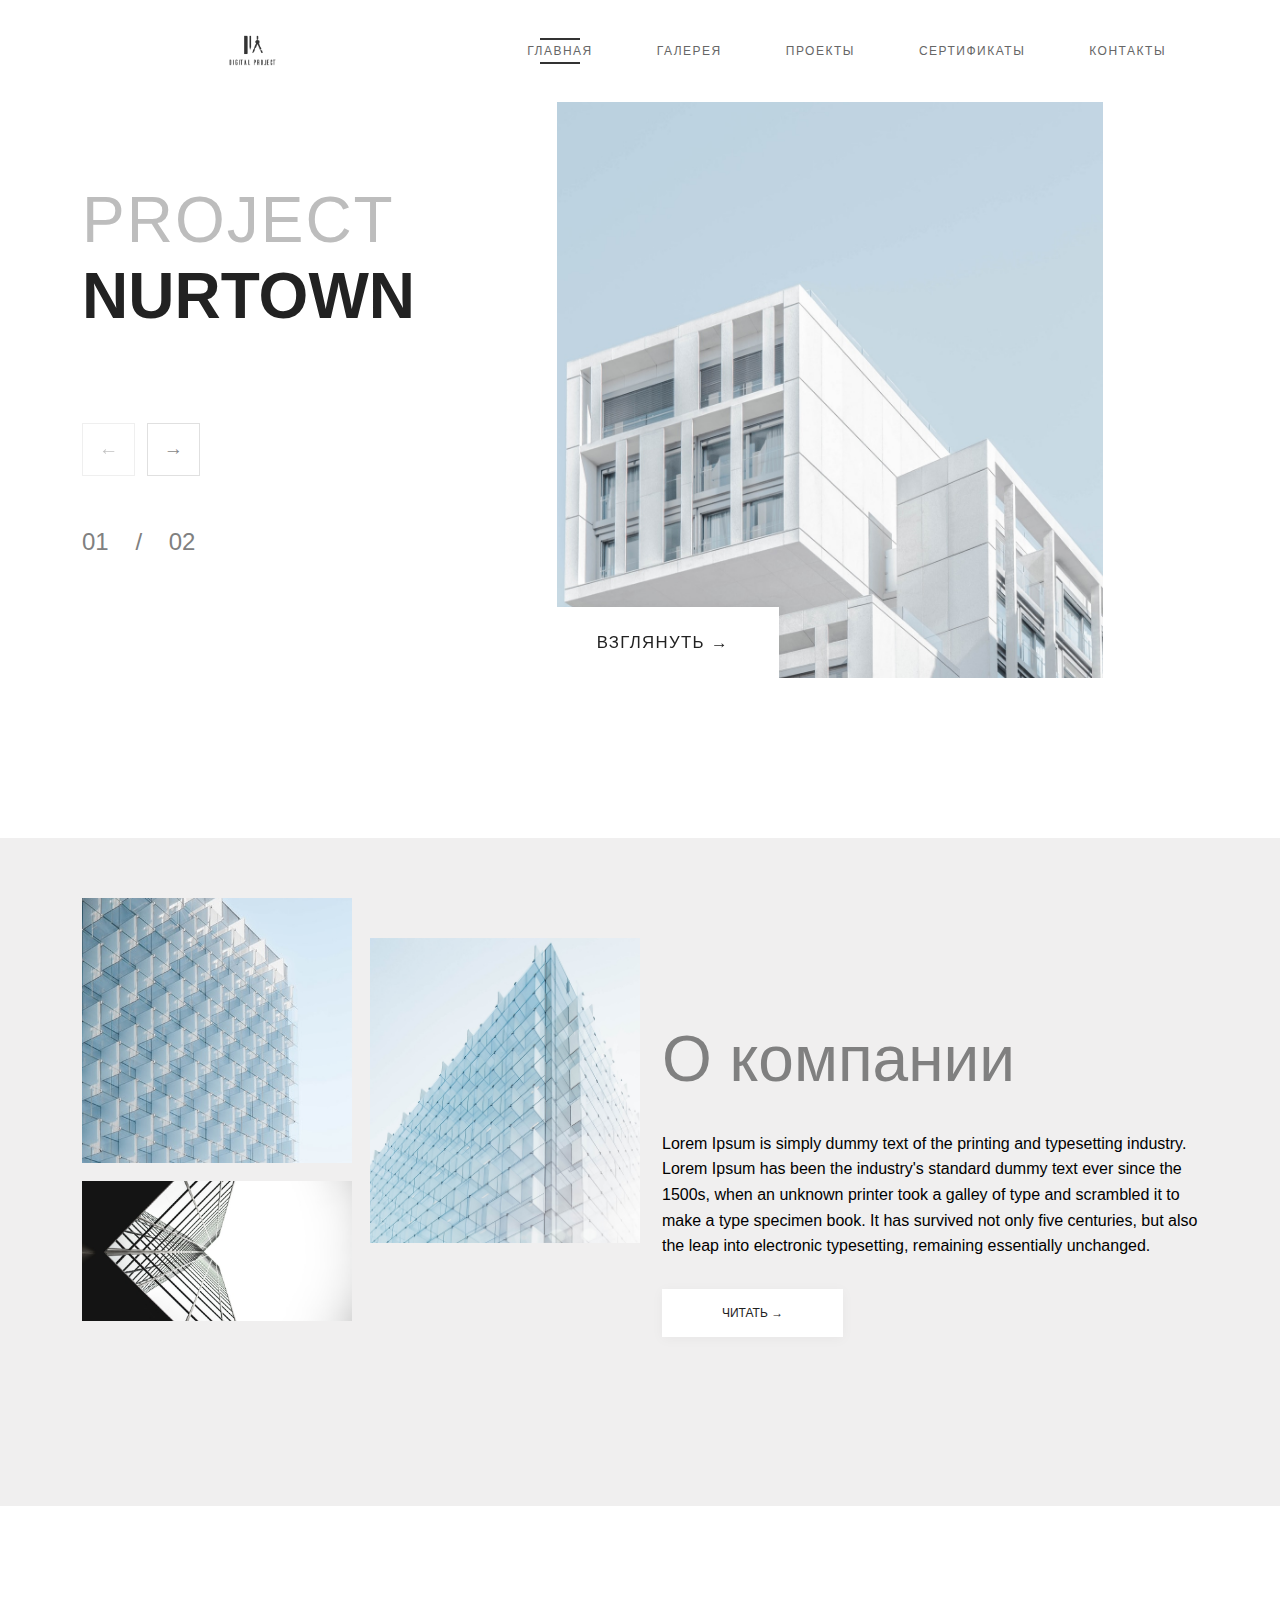
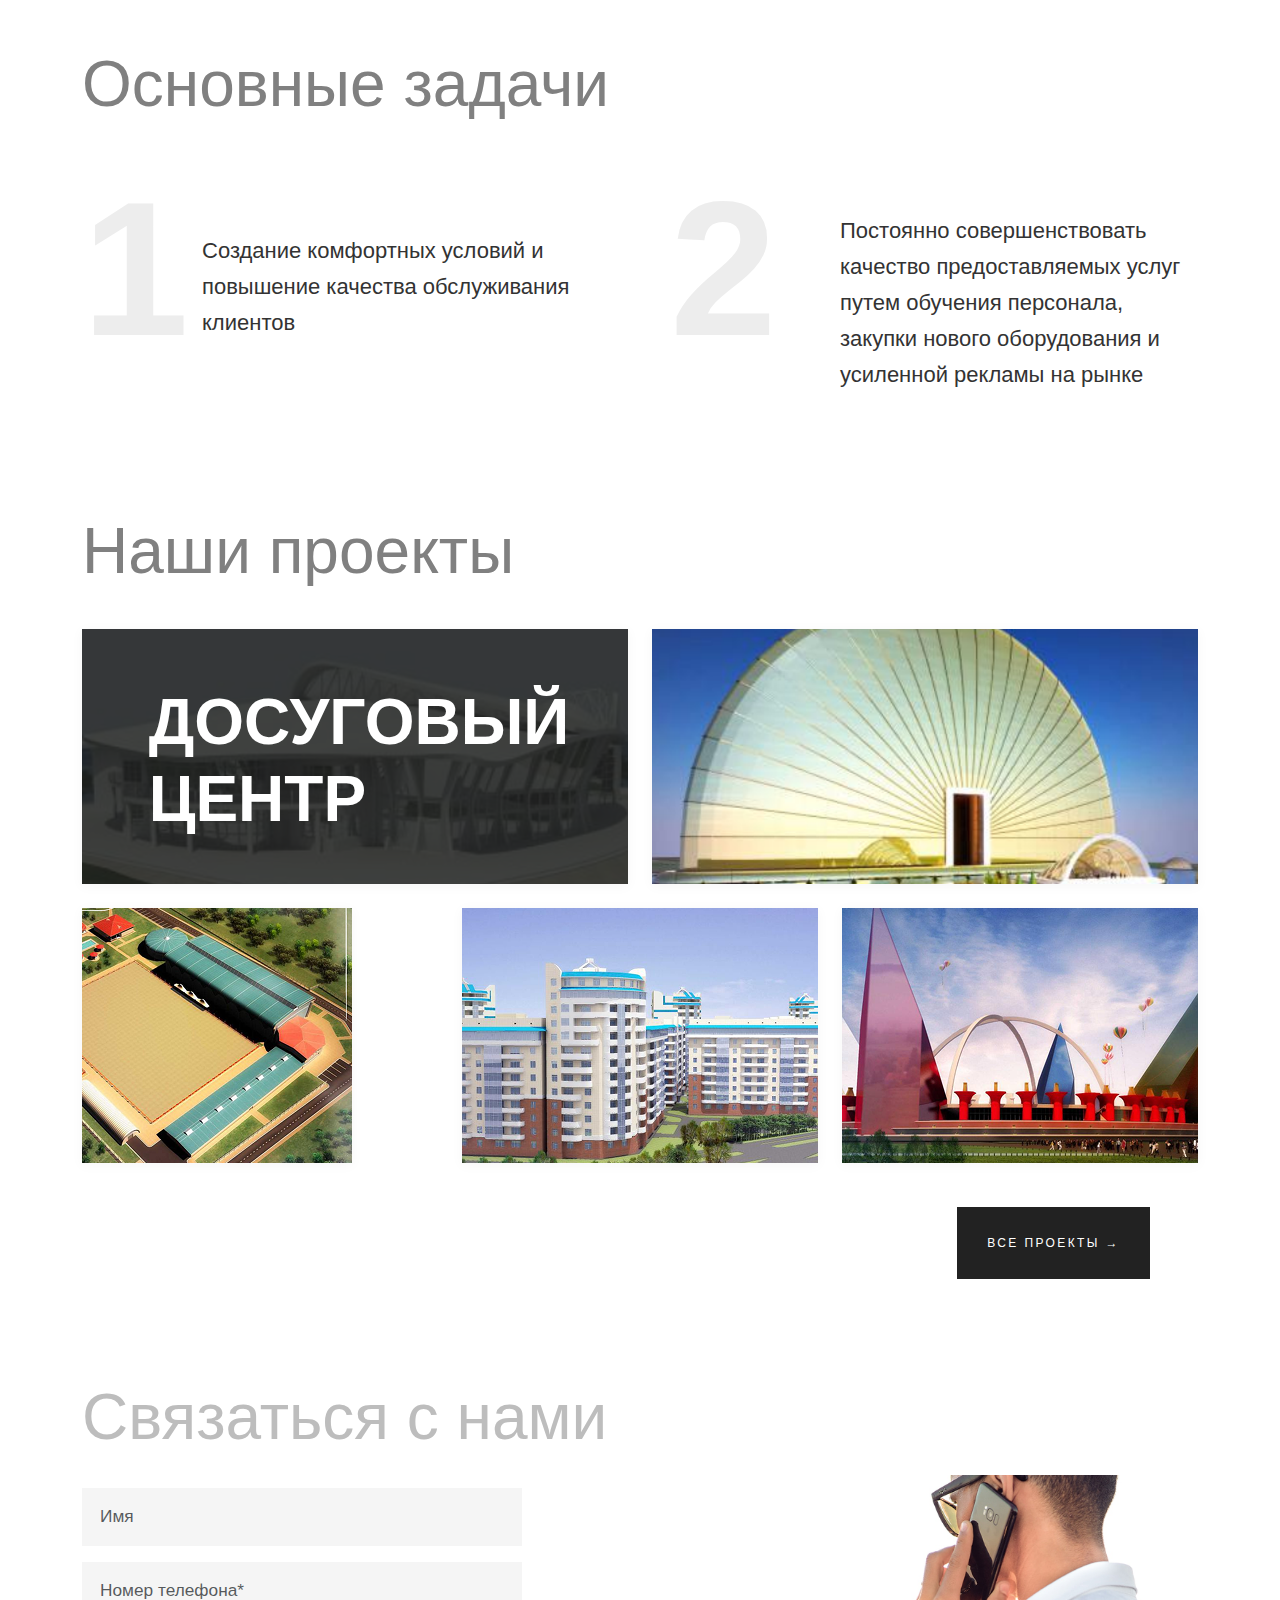
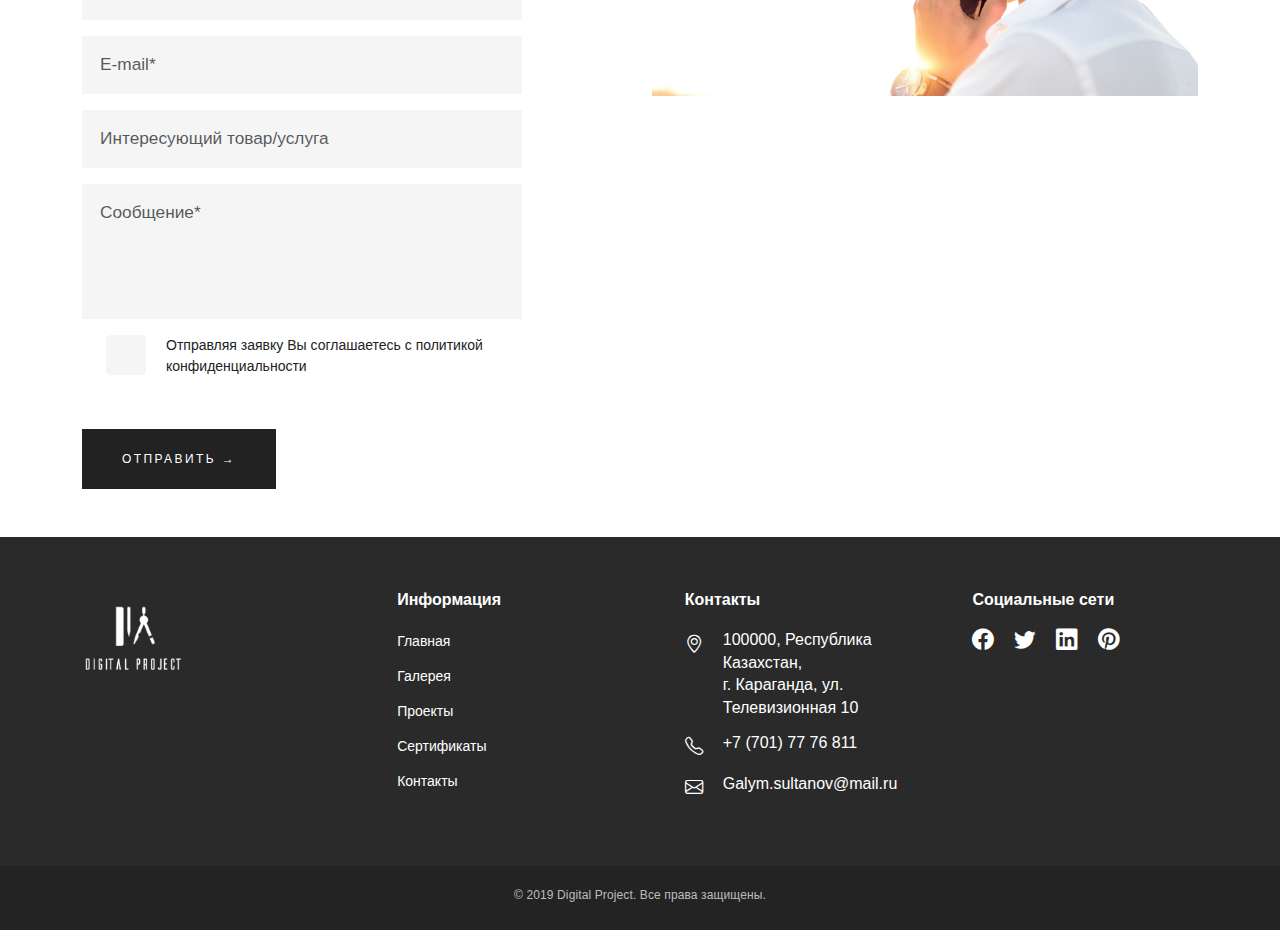
<file: index.html>
<!DOCTYPE html>
<html lang="ru">

<head>
  <meta charset="UTF-8">
  <meta name="viewport" content="width=device-width, initial-scale=1.0">
  <title>Главная | Architecture Digital Project</title>
  <link href="https://cdnjs.cloudflare.com/ajax/libs/bootstrap/5.3.0/css/bootstrap.min.css" rel="stylesheet">
  <link href="https://cdnjs.cloudflare.com/ajax/libs/font-awesome/6.4.0/css/all.min.css" rel="stylesheet">
  <link href="https://fonts.googleapis.com/css2?family=Inter:wght@300;400;500;600;700&display=swap" rel="stylesheet">
  <link href="https://cdn.jsdelivr.net/npm/bootstrap@5.3.0/dist/css/bootstrap.min.css" rel="stylesheet">
  <link rel="stylesheet" href="/style.css">
  <link rel="stylesheet" href="/index.css">
</head>

<body>
  <!-- Navigation -->
  <nav class="navbar navbar-expand-lg fixed-top" style="background: white; padding: 6px 0; height: 102px;">
    <div class="container">
      <a class="navbar-brand" href="/home/index.html" style="font-weight: 400; font-size: 12px; color: #333;">
        <img src="/images/logo.png" alt="Logo" style="width: 70px; height: 43.71px; margin-left: 135px;"
          onerror="this.style.display='none'; this.nextElementSibling.style.display='block';">
      </a>
      <!-- Toggler button for mobile view -->
      <button class="navbar-toggler" type="button" data-bs-toggle="collapse" data-bs-target="#navbarNav"
        aria-controls="navbarNav" aria-expanded="false" aria-label="Toggle navigation">
        <span class="navbar-toggler-icon"></span>
      </button>
      <!-- Collapsible nav links -->
      <div class="collapse navbar-collapse" id="navbarNav">
        <ul class="navbar-nav ms-auto navbar-nav-scroll" style="--bs-scroll-height: 200px;">
          <li class="nav-item"><a class="nav-link nav-link-home active" href="/index.html">Главная</a></li>
          <li class="nav-item"><a class="nav-link" href="/gallery/gallery.html">Галерея</a></li>
          <li class="nav-item"><a class="nav-link" href="/projects/projects.html">Проекты</a></li>
          <li class="nav-item"><a class="nav-link" href="/certificates/certificates.html">Сертификаты</a></li>
          <li class="nav-item"><a class="nav-link" href="/contact/contact.html">Контакты</a></li>
        </ul>
      </div>
    </div>
  </nav>

  <div class="main-content">
    <section class="hero-section" style="margin-top: 10px;">
      <div class="container">
        <div class="row align-items-center">
          <div class="col-lg-5">
            <h1 class="project-title">PROJECT</h1>
            <h2 class="project-name">NURTOWN</h2>
            <div class="custom-controls">
              <button class="arrow-btn mt-5" style="width: 52.95px; height: 53px; margin-top:656px;" id="prevBtn"
                aria-label="Previous">&larr;</button>
              <button class="arrow-btn mt-5" style="width: 52.95px; height: 53px; margin-top:656px;" id="nextBtn"
                aria-label="Next">&rarr;</button>
            </div>
            <div class="custom-pagination margin-top:656px mt-5">
              <span class="current" style="margin-right: 20px;" id="currentPage">01</span>
              <span>  / </span>
              <span style="margin-left: 20px;" id="totalPages">02</span>
            </div>
          </div>
          <div class="col-lg-6">
            <div id="buildingCarousel" class="carousel slide carousel-fade" data-bs-ride="false">
              <div class="carousel-inner">
                <div class="carousel-item active">
                  <img src="/images/hero.jpg" class="d-block building-image" alt="Modern Building">
                  <button class="carousel-btn-on-image">ВЗГЛЯНУТЬ &rarr;</button>
                </div>
                <div class="carousel-item">
                  <img src="/images/hero1.jpeg" class="d-block building-image" alt="Architecture">
                  <button class="carousel-btn-on-image">ВЗГЛЯНУТЬ &rarr;</button>
                </div>
              </div>
            </div>
          </div>
        </div>
      </div>
    </section>

    <!-- About Section -->
    <section class="about-section">
      <section style="background: rgb(240, 239, 239); padding: 60px 0;">
        <div class="container">
          <div class="d-flex flex-row align-items-center justify-content-center" style="gap: 60px;">
            <!-- Image collage -->
            <div
              style="display: grid; grid-template-columns: 1fr 1fr; grid-template-rows: 1fr 1fr; gap: 18px; width: 420px;">
              <img src="/images/about1.jpg"
                style="width: 270px; height: 265px; object-fit: cover; border-radius: 0px; grid-column: 1; grid-row: 1;"
                alt="">
              <img src="/images/about2.jpg"
                style="width: 270px; height: 345px; padding-top: 40px; object-fit: cover; border-radius: 0px; grid-column: 2; grid-row: 1 / span 2;"
                alt="">
              <img src="/images/about3.jpg"
                style="width: 270px; height: 140px; object-fit: cover; border-radius: 0px; grid-column: 1; grid-row: 2;"
                alt="">
            </div>
            <!-- Text block -->
            <div>
              <h1
                style="margin-left: 100px; color: gray; font-weight: 300; font-size: 64px; line-height: 64px; letter-spacing: 0%; padding-top: 20px; padding-bottom: 20px;">
                О компании
              </h1>
              <p class="about-text"
                style="font-size: 16px; line-height: 1.6; color: #000000; margin-top: 20px; margin-bottom: 10px; margin-left: 100px;">
                Lorem Ipsum is simply dummy text of the printing and typesetting industry. Lorem Ipsum has been the
                industry's standard dummy text ever since the 1500s, when an unknown printer took a galley of type and
                scrambled it to make a type specimen book. It has survived not only five centuries, but also the leap
                into
                electronic typesetting, remaining essentially unchanged.
              </p>
              <a href="#"
                style="display:inline-block; background:#fff; color:#222; border:none; border-radius:0; font-size:12px; font-weight:400; letter-spacing:20%;line-height: 12px; padding: 1.5em 5em; box-shadow:0 2px 12px rgba(0,0,0,0.04); text-decoration:none; margin-left: 100px; margin-top: 20px;">
                ЧИТАТЬ &rarr;
              </a>
            </div>
          </div>
        </div>
      </section>
    </section>


    <!-- Tasks Section -->
    <section class="tasks-section">
      <section style="margin: 60px 0;">
        <section class="tasks-section">
          <div class="container">
            <h2 class="tasks-title mt-5">Основные задачи</h2>
            <div class="tasks-row">
              <div class="task-item" data-num="1">
                <p style="padding-left: 50px; padding-top: 60px;">Создание комфортных условий и повышение качества
                  обслуживания клиентов</p>
              </div>
              <div class="task-item" data-num="2">
                <p style="padding-left: 100px; padding-top: 40px;">Постоянно совершенствовать качество предоставляемых
                  услуг путем обучения персонала, закупки нового
                  оборудования и усиленной рекламы на рынке</p>
              </div>
            </div>
          </div>
        </section>
      </section>
    </section>

    <!-- Projects Section -->
    <section class="projects-section">
      <div class="container">
        <h3 class="projects-title">Наши проекты</h3>
        <div class="row">
          <div class="col-lg-6 col-md-6">
            <div class="project-card" style="width: 570px; height: 255px;">
              <img src="/images/project-main.png" class="project-img" alt="Досуговый центр">
              <div class="project-overlay" style="display: flex; align-items: center; justify-content: center;">
                <h5>ДОСУГОВЫЙ<br>ЦЕНТР</h5>
              </div>
            </div>
          </div>
          <div class="col-lg-6 col-md-6">
            <div class="project-card" style="width: 570px; height: 255px;">
              <img src="/images/project-right.png" class="project-img" alt="Architecture Project">
            </div>
          </div>
          <div class="col-lg-4 col-md-6">
            <div class="project-card" style="width: 270px; height: 255px;">
              <img src="/images/project1.png" class="project-img" alt="Small Project">
            </div>
          </div>
          <div class="col-lg-4 col-md-12">
            <div class="project-card" style="width: 370px; height: 255px;">
              <img src="/images/project2.png" class="project-img" alt="Residential">
            </div>
          </div>
          <div class="col-lg-4 col-md-6">
            <div class="project-card" style="width: 370px; height: 255px;">
              <img src="/images/project3.png" class="project-img" alt="Commercial">
            </div>
          </div>
        </div>
        <div class="view-all-projects">
          <a class="btn-view-all nav-link me-5"
            style="padding-top: 30px; padding-bottom: 30px; padding-left: 30px; padding-right: 30px;"
            href="/projects/projects.html">Все проекты →</a>
        </div>
      </div>
    </section>

    <!-- Contact Section -->
    <section class="contact-section">
      <div class="container">
        <div class="row align-items-start">
          <!-- Left: Form -->
          <div class="col-lg-6">
            <h1 class="contact-heading">Связаться с нами</h1>
            <form class="contact-form">
              <input type="text" class="form-control mb-3" placeholder="Имя">
              <input type="text" class="form-control mb-3" placeholder="Номер телефона*" required>
              <input type="email" class="form-control mb-3" placeholder="E-mail*" required>
              <input type="text" class="form-control mb-3" placeholder="Интересующий товар/услуга">
              <textarea class="form-control mb-3" placeholder="Сообщение*" required rows="4"></textarea>
              <div class="form-check mb-3">
                <input class="form-check-input" type="checkbox" id="privacyCheck" required>
                <label class="form-check-label" for="privacyCheck"></label>
                <div class="policy-text mb-4">
                  Отправляя заявку Вы соглашаетесь с политикой конфиденциальности
                </div>
              </div>
              <button type="submit" class="btn btn-submit mb-5">ОТПРАВИТЬ &rarr;</button>
            </form>
          </div>

          <!-- Right: Image -->
          <div class="col-lg-6 d-flex align-items-center justify-content-center">
            <img src="/images/contact.png" alt="Contact" class="contact-image pt-5 mt-5">
          </div>
        </div>
      </div>
    </section>



    <!-- Footer -->
    <footer class="custom-footer">
      <div class="footer-container">
        <!-- Logo -->
        <div class="footer-col logo-col">
          <a href="/home/index.html" style="display: inline-block;">
            <img src="/images/logo-removebg-preview.png" alt="Digital Project" class="footer-logo">
          </a>
        </div>
        <!-- Info Links -->
        <div class="footer-col">
          <div class="footer-heading">Информация</div>
          <ul class="footer-links">
            <li><a href="/index.html">Главная</a></li>
            <li><a href="/gallery/gallery.html">Галерея</a></li>
            <li><a href="/projects/projects.html">Проекты</a></li>
            <li><a href="/certificates/certificates.html">Сертификаты</a></li>
            <li><a href="/contact/contact.html">Контакты</a></li>
          </ul>
        </div>
        <!-- Contacts -->
        <div class="footer-col">
          <div class="footer-heading">Контакты</div>
          <ul class="footer-contact">
            <li><i class="bi bi-geo-alt"></i> 100000, Республика Казахстан,<br>г. Караганда, ул. Телевизионная 10</li>
            <li><i class="bi bi-telephone"></i> +7 (701) 77 76 811</li>
            <li><i class="bi bi-envelope"></i> Galym.sultanov@mail.ru</li>
          </ul>
        </div>
        <!-- Social -->
        <div class="footer-col">
          <div class="footer-heading">Социальные сети</div>
          <div class="footer-social">
            <a href="#"><i class="bi bi-facebook"></i></a>
            <a href="#"><i class="bi bi-twitter"></i></a>
            <a href="#"><i class="bi bi-linkedin"></i></a>
            <a href="#"><i class="bi bi-pinterest"></i></a>
          </div>
        </div>
      </div>
      <div class="footer-bottom pb-4">
        &copy; 2019 Digital Project. Все права защищены.
      </div>
    </footer>

    <!-- Bootstrap Icons CDN (add in your <head> if not already present) -->
    <link rel="stylesheet" href="https://cdn.jsdelivr.net/npm/bootstrap-icons@1.11.3/font/bootstrap-icons.min.css">


    <script src="https://cdnjs.cloudflare.com/ajax/libs/bootstrap/5.3.0/js/bootstrap.bundle.min.js"></script>
    <script src="https://cdnjs.cloudflare.com/ajax/libs/bootstrap/5.3.0/js/bootstrap.bundle.min.js"></script>
    
    <script src ="index.js"></script>
    
</body>


</html>
</file>
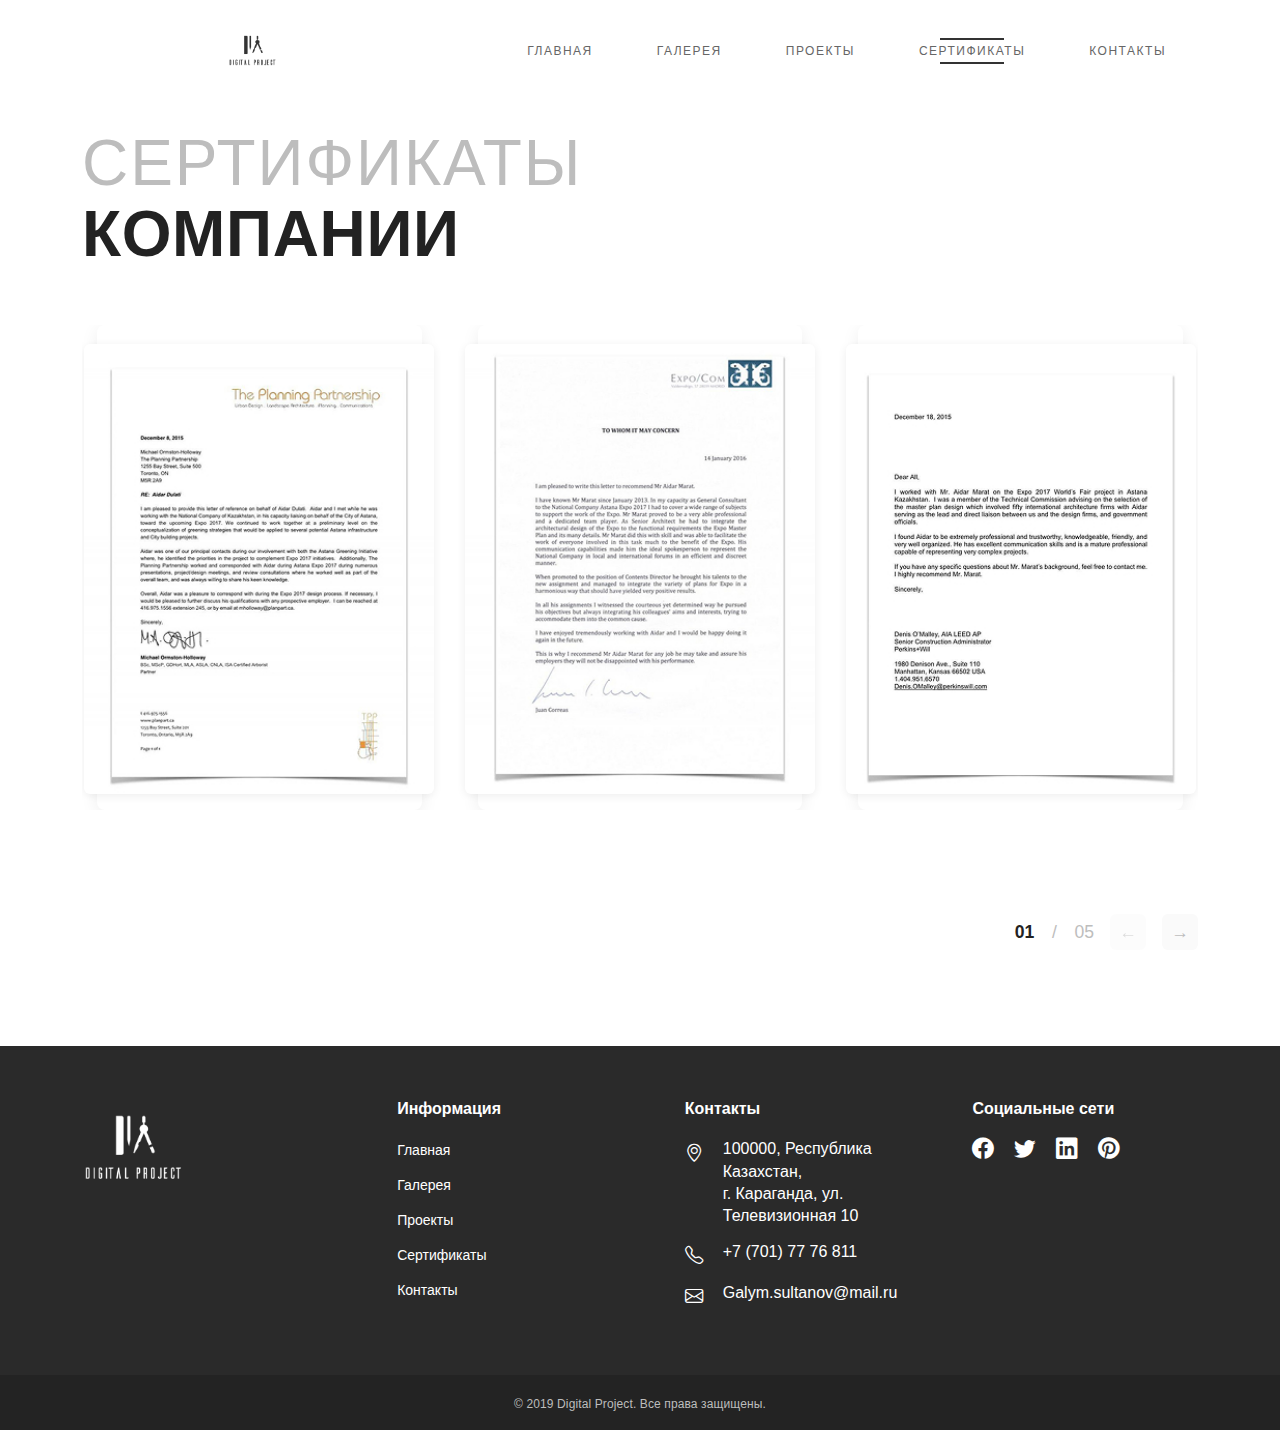
<file: certificates/certificates.html>
<!DOCTYPE html>
<html lang="ru">

<head>
  <meta charset="UTF-8">
  <title>Сертификаты компании | Digital Project</title>
  <meta name="viewport" content="width=device-width, initial-scale=1">
  <!-- Bootstrap CSS for grid and base styles -->
  <link href="https://cdn.jsdelivr.net/npm/bootstrap@5.3.0/dist/css/bootstrap.min.css" rel="stylesheet">
  <link rel="stylesheet" href="/style.css">
  <link rel="stylesheet" href="/certificates/certificates.css">
</head>

<body>
  <!-- Navigation -->
  <nav class="navbar navbar-expand-lg fixed-top" style="background: white; padding: 6px 0; height: 102px;">
    <div class="container">
      <a class="navbar-brand" href="/index.html" style="font-weight: 400; font-size: 12px; color: #333;">
        <img src="/images/logo.png" alt="Logo" style="width: 70px; height: 43.71px; margin-left: 135px;"
          onerror="this.style.display='none'; this.nextElementSibling.style.display='block';">
      </a>
      <!-- Toggler button for mobile view -->
      <button class="navbar-toggler" type="button" data-bs-toggle="collapse" data-bs-target="#navbarNav"
        aria-controls="navbarNav" aria-expanded="false" aria-label="Toggle navigation">
        <span class="navbar-toggler-icon"></span>
      </button>
      <!-- Collapsible nav links -->
      <div class="collapse navbar-collapse" id="navbarNav">
        <ul class="navbar-nav ms-auto navbar-nav-scroll" style="--bs-scroll-height: 200px;">
          <li class="nav-item"><a class="nav-link" href="/index.html">Главная</a></li>
          <li class="nav-item"><a class="nav-link" href="/gallery/gallery.html">Галерея</a></li>
          <li class="nav-item"><a class="nav-link" href="/projects/projects.html">Проекты</a></li>
          <li class="nav-item"><a class="nav-link nav-link-home active" href="/certificates/certificates.html">Сертификаты</a></li>
          <li class="nav-item"><a class="nav-link" href="/contact/contact.html">Контакты</a></li>
        </ul>
      </div>
    </div>
  </nav>


  <!-- Title -->
  <div class="container">
    <h1 class="cert-title mb-5">
      СЕРТИФИКАТЫ <strong>КОМПАНИИ</strong>
    </h1>

    <!-- Certificates Carousel -->
    <div id="certificatesCarousel" class="carousel slide carousel-fade certificates-carousel" data-bs-ride="false">
      <div class="carousel-inner">
        <!-- Slide 1 -->
        <div class="carousel-item active">
          <div class="cert-row">
            <div class="cert-card">
              <img src="/images/cert1.jpg" alt="Certificate 1">
            </div>
            <div class="cert-card">
              <img src="/images/cert2.jpg" alt="Certificate 2">
            </div>
            <div class="cert-card">
              <img src="/images/cert3.jpg" alt="Certificate 3">
            </div>
          </div>
        </div>

        <!-- Slide 2 -->
        <div class="carousel-item">
          <div class="cert-row">
            <div class="cert-card">
              <img src="/images/cert6.jpeg" alt="Certificate 4">
            </div>
            <div class="cert-card">
              <img src="/images/cert7.jpeg" alt="Certificate 5">
            </div>
            <div class="cert-card">
              <img src="/images/cert5.jpeg" alt="Certificate 6">
            </div>
          </div>
        </div>

        <!-- Slide 3 -->
        <div class="carousel-item">
          <div class="cert-row">
            <div class="cert-card">
              <img src="/images/cert7.jpeg" alt="Certificate 7">
            </div>
            <div class="cert-card">
              <img src="/images/cert8.jpeg" alt="Certificate 8">
            </div>
            <div class="cert-card">
              <img src="/images/cert9.jpeg" alt="Certificate 9">
            </div>
          </div>
        </div>

        <!-- Slide 4 -->
        <div class="carousel-item">
          <div class="cert-row">
            <div class="cert-card">
              <img src="/images/cert10.jpeg" alt="Certificate 10">
            </div>
            <div class="cert-card">
              <img src="/images/cert11.jpeg" alt="Certificate 11">
            </div>
            <div class="cert-card">
              <img src="/images/cert12.jpeg" alt="Certificate 12">
            </div>
          </div>
        </div>

        <!-- Slide 5 -->
        <div class="carousel-item">
          <div class="cert-row">
            <div class="cert-card">
              <img src="/images/cert13.jpeg" alt="Certificate 13">
            </div>
            <div class="cert-card">
              <img src="/images/cert14.jpeg" alt="Certificate 14">
            </div>
            <div class="cert-card">
              <img src="/images/cert15.jpeg" alt="Certificate 15">
            </div>
          </div>
        </div>
      </div>

      <!-- Hidden Bootstrap carousel controls for functionality -->
      <button class="carousel-control-prev" type="button" data-bs-target="#certificatesCarousel" data-bs-slide="prev"
        id="carouselPrev">
        <span class="carousel-control-prev-icon" aria-hidden="true"></span>
        <span class="visually-hidden">Previous</span>
      </button>
      <button class="carousel-control-next" type="button" data-bs-target="#certificatesCarousel" data-bs-slide="next"
        id="carouselNext">
        <span class="carousel-control-next-icon" aria-hidden="true"></span>
        <span class="visually-hidden">Next</span>
      </button>
    </div>

    <!-- Custom Pagination Controls -->
    <div class="cert-pagination mb-5 py-5">
      <span class="cert-page-num" id="currentPage">01</span>
      <span class="cert-page-slash">/</span>
      <span class="cert-page-total">05</span>
      <button class="cert-page-btn" id="prevBtn" onclick="previousSlide()">&larr;</button>
      <button class="cert-page-btn" id="nextBtn" onclick="nextSlide()">&rarr;</button>
    </div>
  </div>

  <!-- Footer -->
  <footer class="custom-footer">
    <div class="footer-container">
      <!-- Logo -->
      <div class="footer-col logo-col">
        <a href="/index.html" style="display: inline-block;">
          <img src="/images/logo-removebg-preview.png" alt="Digital Project" class="footer-logo">
        </a>
      </div>
      <!-- Info Links -->
      <div class="footer-col">
        <div class="footer-heading">Информация</div>
        <ul class="footer-links">
          <li><a href="/index.html">Главная</a></li>
          <li><a href="/gallery/gallery.html">Галерея</a></li>
          <li><a href="/projects/projects.html">Проекты</a></li>
          <li><a href="/certificates/certificates.html">Сертификаты</a></li>
          <li><a href="/contact/contact.html">Контакты</a></li>
        </ul>
      </div>
      <!-- Contacts -->
      <div class="footer-col">
        <div class="footer-heading">Контакты</div>
        <ul class="footer-contact">
          <li><i class="bi bi-geo-alt"></i> 100000, Республика Казахстан,<br>г. Караганда, ул. Телевизионная 10</li>
          <li><i class="bi bi-telephone"></i> +7 (701) 77 76 811</li>
          <li><i class="bi bi-envelope"></i> Galym.sultanov@mail.ru</li>
        </ul>
      </div>
      <!-- Social -->
      <div class="footer-col">
        <div class="footer-heading">Социальные сети</div>
        <div class="footer-social">
          <a href="#"><i class="bi bi-facebook"></i></a>
          <a href="#"><i class="bi bi-twitter"></i></a>
          <a href="#"><i class="bi bi-linkedin"></i></a>
          <a href="#"><i class="bi bi-pinterest"></i></a>
        </div>
      </div>
    </div>
    <div class="footer-bottom">
      &copy; 2019 Digital Project. Все права защищены.
    </div>
  </footer>

  <!-- Bootstrap Icons CDN -->
  <link rel="stylesheet" href="https://cdn.jsdelivr.net/npm/bootstrap-icons@1.11.3/font/bootstrap-icons.min.css">

  <!-- Bootstrap JS -->
  <script src="https://cdnjs.cloudflare.com/ajax/libs/bootstrap/5.3.0/js/bootstrap.bundle.min.js"></script>

  
  <script src ="certificates.js"></script>
</body>

</html>
</file>
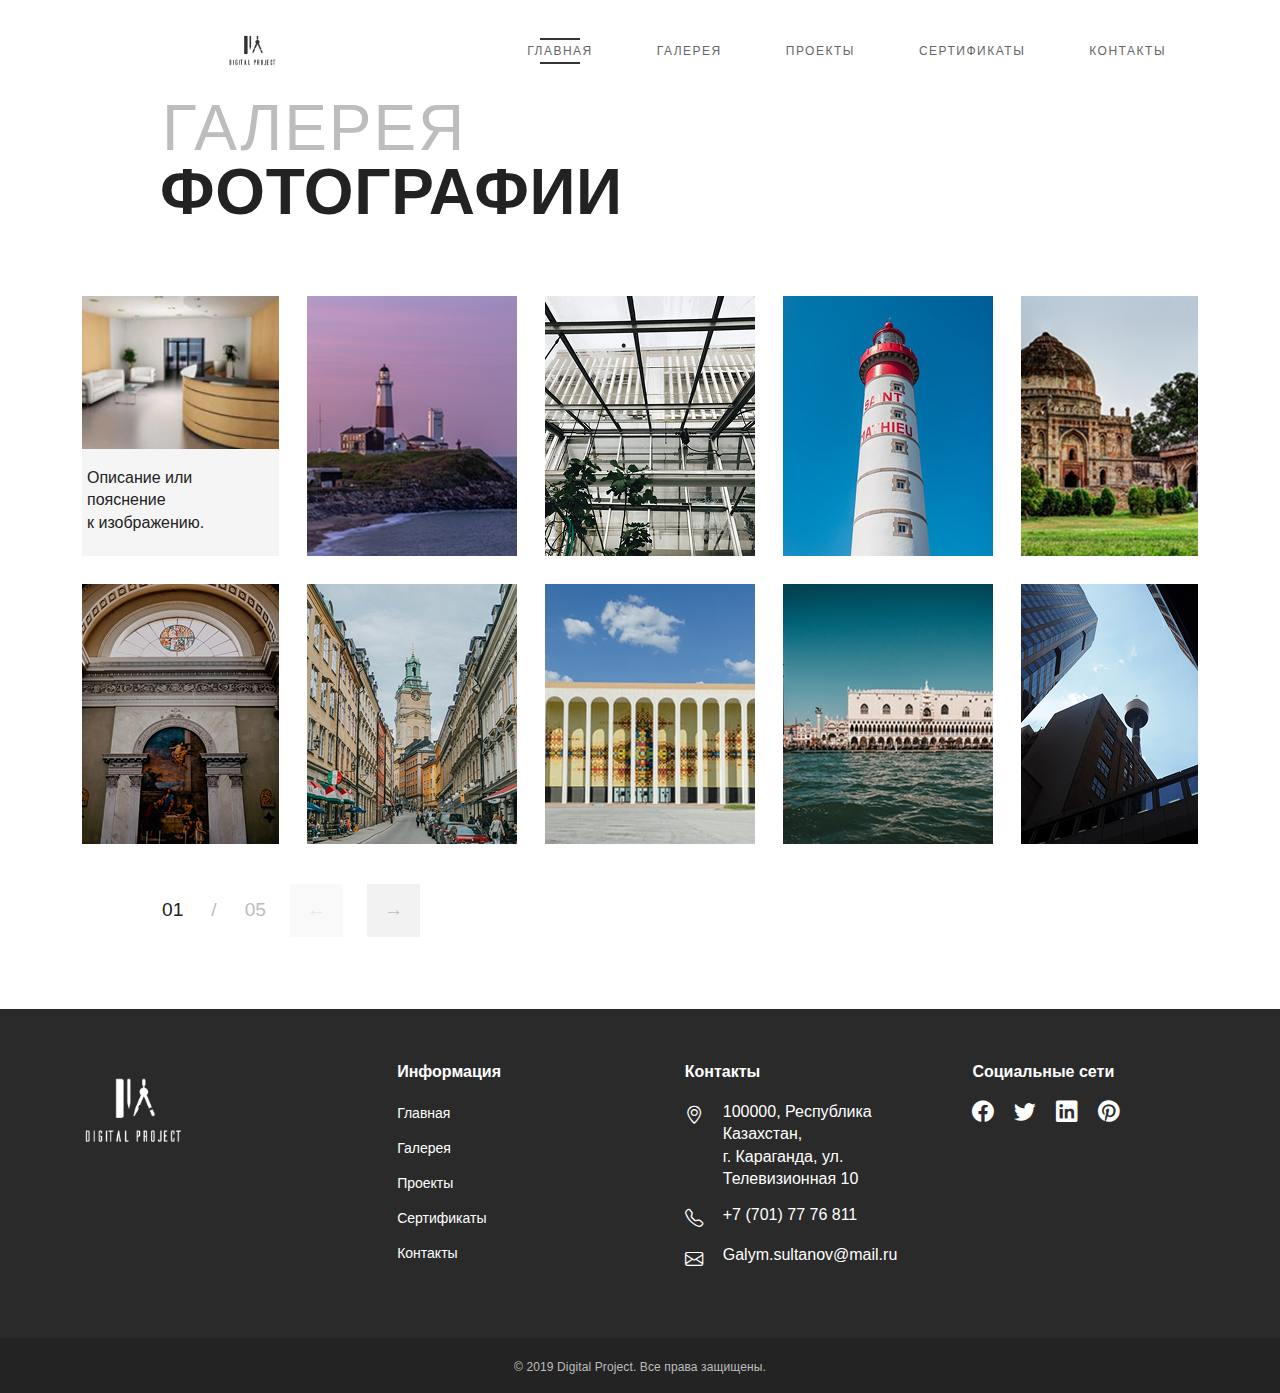
<file: gallery/gallery.html>
<!DOCTYPE html>
<html lang="ru">

<head>
  <meta charset="UTF-8">
  <title>ГАЛЕРЕЯ ФОТОГРАФИЙ | Digital Project</title>
  <meta name="viewport" content="width=device-width, initial-scale=1">
  <!-- Bootstrap CSS -->
  <link href="https://cdn.jsdelivr.net/npm/bootstrap@5.3.0/dist/css/bootstrap.min.css" rel="stylesheet">
  <link rel="stylesheet" href="/style.css">
  <link rel="stylesheet" href="/gallery/gallery.css">
</head>

<body>
  <!-- Navigation -->
   <nav class="navbar navbar-expand-lg fixed-top" style="background: white; padding: 6px 0; height: 102px;">
    <div class="container">
      <a class="navbar-brand" href="/index.html" style="font-weight: 400; font-size: 12px; color: #333;">
        <img src="/images/logo.png" alt="Logo" style="width: 70px; height: 43.71px; margin-left: 135px;"
          onerror="this.style.display='none'; this.nextElementSibling.style.display='block';">
      </a>
      <!-- Toggler button for mobile view -->
      <button class="navbar-toggler" type="button" data-bs-toggle="collapse" data-bs-target="#navbarNav"
        aria-controls="navbarNav" aria-expanded="false" aria-label="Toggle navigation">
        <span class="navbar-toggler-icon"></span>
      </button>
      <!-- Collapsible nav links -->
      <div class="collapse navbar-collapse" id="navbarNav">
        <ul class="navbar-nav ms-auto navbar-nav-scroll" style="--bs-scroll-height: 200px;">
          <li class="nav-item"><a class="nav-link nav-link-home active" href="/index.html">Главная</a></li>
          <li class="nav-item"><a class="nav-link" href="/gallery/gallery.html">Галерея</a></li>
          <li class="nav-item"><a class="nav-link" href="/projects/projects.html">Проекты</a></li>
          <li class="nav-item"><a class="nav-link" href="/certificates/certificates.html">Сертификаты</a></li>
          <li class="nav-item"><a class="nav-link" href="/contact/contact.html">Контакты</a></li>
        </ul>
      </div>
    </div>
  </nav>


  <div class="container py-5">
    <h1 class="gallery-title mb-4 py-5">
      <span class="gallery-title-light">ГАЛЕРЕЯ</span><br>
      <span class="gallery-title-bold">ФОТОГРАФИИ</span>
    </h1>

    <div id="galleryCarousel" class="carousel slide carousel-fade gallery-carousel" data-bs-ride="false">
      <div class="carousel-inner">
        <!-- Slide 1 -->
        <div class="carousel-item active">
          <div class="gallery-grid">
            <!-- First cell: image + description -->
            <div class="gallery-desc">
              <img src="/images/gallery1.png" alt="Gallery 1">
              <div class="gallery-desc-text">
                Описание или пояснение<br>к изображению.
              </div>
            </div>
            <!-- Gallery images -->
            <div class="gallery-item"><img src="/images/gallery2.png" alt="Gallery 2"></div>
            <div class="gallery-item"><img src="/images/gallery3.png" alt="Gallery 3"></div>
            <div class="gallery-item"><img src="/images/gallery4.png" alt="Gallery 4"></div>
            <div class="gallery-item"><img src="/images/gallery5.png" alt="Gallery 5"></div>
            <div class="gallery-item"><img src="/images/gallery6.png" alt="Gallery 6"></div>
            <div class="gallery-item"><img src="/images/gallery7.png" alt="Gallery 7"></div>
            <div class="gallery-item"><img src="/images/gallery8.png" alt="Gallery 8"></div>
            <div class="gallery-item"><img src="/images/gallery9.png" alt="Gallery 9"></div>
            <div class="gallery-item"><img src="/images/gallery10.png" alt="Gallery 10"></div>
          </div>
        </div>
        <!-- Slide 2 -->
        <div class="carousel-item">
          <div class="gallery-grid">
            <div class="gallery-desc">
              <img src="/images/gallery11.jpeg" alt="Gallery 11">
              <div class="gallery-desc-text">
                Страница 2<br>дополнительные изображения.
              </div>
            </div>
            <div class="gallery-item"><img src="/images/gallery12.jpeg" alt="Gallery 12"></div>
            <div class="gallery-item"><img src="/images/gallery13.jpeg" alt="Gallery 13"></div>
            <div class="gallery-item"><img src="/images/gallery14.jpeg" alt="Gallery 14"></div>
            <div class="gallery-item"><img src="/images/gallery15.jpeg" alt="Gallery 15"></div>
            <div class="gallery-item"><img src="/images/gallery16.jpeg" alt="Gallery 16"></div>
            <div class="gallery-item"><img src="/images/gallery17.jpeg" alt="Gallery 17"></div>
            <div class="gallery-item"><img src="/images/gallery18.jpeg" alt="Gallery 18"></div>
            <div class="gallery-item"><img src="/images/gallery19.jpeg" alt="Gallery 19"></div>
            <div class="gallery-item"><img src="/images/gallery20.jpeg" alt="Gallery 20"></div>
          </div>
        </div>
        <!-- Slide 3 -->
        <div class="carousel-item">
          <div class="gallery-grid">
            <div class="gallery-desc">
              <img src="/images/gallery2.png" alt="Gallery 21">
              <div class="gallery-desc-text">
                Страница 3<br>ещё больше проектов.
              </div>
            </div>
            <div class="gallery-item"><img src="/images/gallery1.png" alt="Gallery 22"></div>
            <div class="gallery-item"><img src="/images/gallery4.png" alt="Gallery 23"></div>
            <div class="gallery-item"><img src="/images/gallery7.png" alt="Gallery 24"></div>
            <div class="gallery-item"><img src="/images/gallery5.png" alt="Gallery 25"></div>
            <div class="gallery-item"><img src="/images/gallery19.jpeg" alt="Gallery 26"></div>
            <div class="gallery-item"><img src="/images/gallery3.png" alt="Gallery 27"></div>
            <div class="gallery-item"><img src="/images/gallery15.jpeg" alt="Gallery 28"></div>
            <div class="gallery-item"><img src="/images/gallery9.png" alt="Gallery 29"></div>
            <div class="gallery-item"><img src="/images/gallery8.png" alt="Gallery 30"></div>
          </div>
        </div>
        <!-- Slide 4 -->
        <div class="carousel-item">
          <div class="gallery-grid">
            <div class="gallery-desc">
              <img src="/images/gallery10.png" alt="Gallery 31">
              <div class="gallery-desc-text">
                Страница 4<br>архитектурные решения.
              </div>
            </div>
            <div class="gallery-item"><img src="/images/gallery16.jpeg" alt="Gallery 32"></div>
            <div class="gallery-item"><img src="/images/gallery3.png" alt="Gallery 33"></div>
            <div class="gallery-item"><img src="/images/gallery14.jpeg" alt="Gallery 34"></div>
            <div class="gallery-item"><img src="/images/gallery5.png" alt="Gallery 35"></div>
            <div class="gallery-item"><img src="/images/gallery19.jpeg" alt="Gallery 36"></div>
            <div class="gallery-item"><img src="/images/gallery7.png" alt="Gallery 37"></div>
            <div class="gallery-item"><img src="/images/gallery18.jpeg" alt="Gallery 38"></div>
            <div class="gallery-item"><img src="/images/gallery9.png" alt="Gallery 39"></div>
            <div class="gallery-item"><img src="/images/gallery13.jpeg" alt="Gallery 40"></div>
          </div>
        </div>
        <!-- Slide 5 -->
        <div class="carousel-item">
          <div class="gallery-grid">
            <div class="gallery-desc">
              <img src="/images/gallery11.jpeg" alt="Gallery 41">
              <div class="gallery-desc-text">
                Страница 5<br>завершающие проекты.
              </div>
            </div>
            <div class="gallery-item"><img src="/images/gallery2.png" alt="Gallery 42"></div>
            <div class="gallery-item"><img src="/images/gallery13.jpeg" alt="Gallery 43"></div>
            <div class="gallery-item"><img src="/images/gallery18.jpeg" alt="Gallery 44"></div>
            <div class="gallery-item"><img src="/images/gallery5.png" alt="Gallery 45"></div>
            <div class="gallery-item"><img src="/images/gallery12.jpeg" alt="Gallery 46"></div>
            <div class="gallery-item"><img src="/images/gallery17.jpeg" alt="Gallery 47"></div>
            <div class="gallery-item"><img src="/images/gallery8.png" alt="Gallery 48"></div>
            <div class="gallery-item"><img src="/images/gallery3.png" alt="Gallery 49"></div>
            <div class="gallery-item"><img src="/images/gallery15.jpeg" alt="Gallery 50"></div>
          </div>
        </div>
      </div>
    </div>

    <!-- Custom Pagination -->
    <div class="gallery-pagination">
      <span class="gallery-page-num" style="margin-right: 20px;" id="currentPage">01</span>
      <span class="gallery-page-slash">/</span>
      <span class="gallery-page-total" style="margin-left: 20px;">05</span>
      <button class="gallery-page-btn" id="prevBtn">&larr;</button>
      <button class="gallery-page-btn" id="nextBtn">&rarr;</button>
    </div>
  </div>

  <!-- Footer -->
  <footer class="custom-footer">
    <div class="footer-container">
      <div class="footer-col logo-col">
        <a href="/home/index.html" style="display: inline-block;">
          <img src="/images/logo-removebg-preview.png" alt="Digital Project" class="footer-logo">
        </a>
      </div>
      <div class="footer-col">
        <div class="footer-heading">Информация</div>
        <ul class="footer-links">
          <li><a href="/index.html">Главная</a></li>
          <li><a href="/gallery/gallery.html">Галерея</a></li>
          <li><a href="/projects/projects.html">Проекты</a></li>
          <li><a href="/certificates/certificates.html">Сертификаты</a></li>
          <li><a href="/contact/contact.html">Контакты</a></li>
        </ul>
      </div>
      <div class="footer-col">
        <div class="footer-heading">Контакты</div>
        <ul class="footer-contact">
          <li><i class="bi bi-geo-alt"></i> 100000, Республика Казахстан,<br>г. Караганда, ул. Телевизионная 10</li>
          <li><i class="bi bi-telephone"></i> +7 (701) 77 76 811</li>
          <li><i class="bi bi-envelope"></i> Galym.sultanov@mail.ru</li>
        </ul>
      </div>
      <div class="footer-col">
        <div class="footer-heading">Социальные сети</div>
        <div class="footer-social">
          <a href="#"><i class="bi bi-facebook"></i></a>
          <a href="#"><i class="bi bi-twitter"></i></a>
          <a href="#"><i class="bi bi-linkedin"></i></a>
          <a href="#"><i class="bi bi-pinterest"></i></a>
        </div>
      </div>
    </div>
    <div class="footer-bottom">
      &copy; 2019 Digital Project. Все права защищены.
    </div>
  </footer>

  <!-- Bootstrap Icons CDN -->
  <link rel="stylesheet" href="https://cdn.jsdelivr.net/npm/bootstrap-icons@1.11.3/font/bootstrap-icons.min.css">

  <!-- Bootstrap JS -->
  <script src="https://cdn.jsdelivr.net/npm/bootstrap@5.3.0/dist/js/bootstrap.bundle.min.js"></script>

  
  <script src="gallery.js"></script>
</body>


</html>
</file>
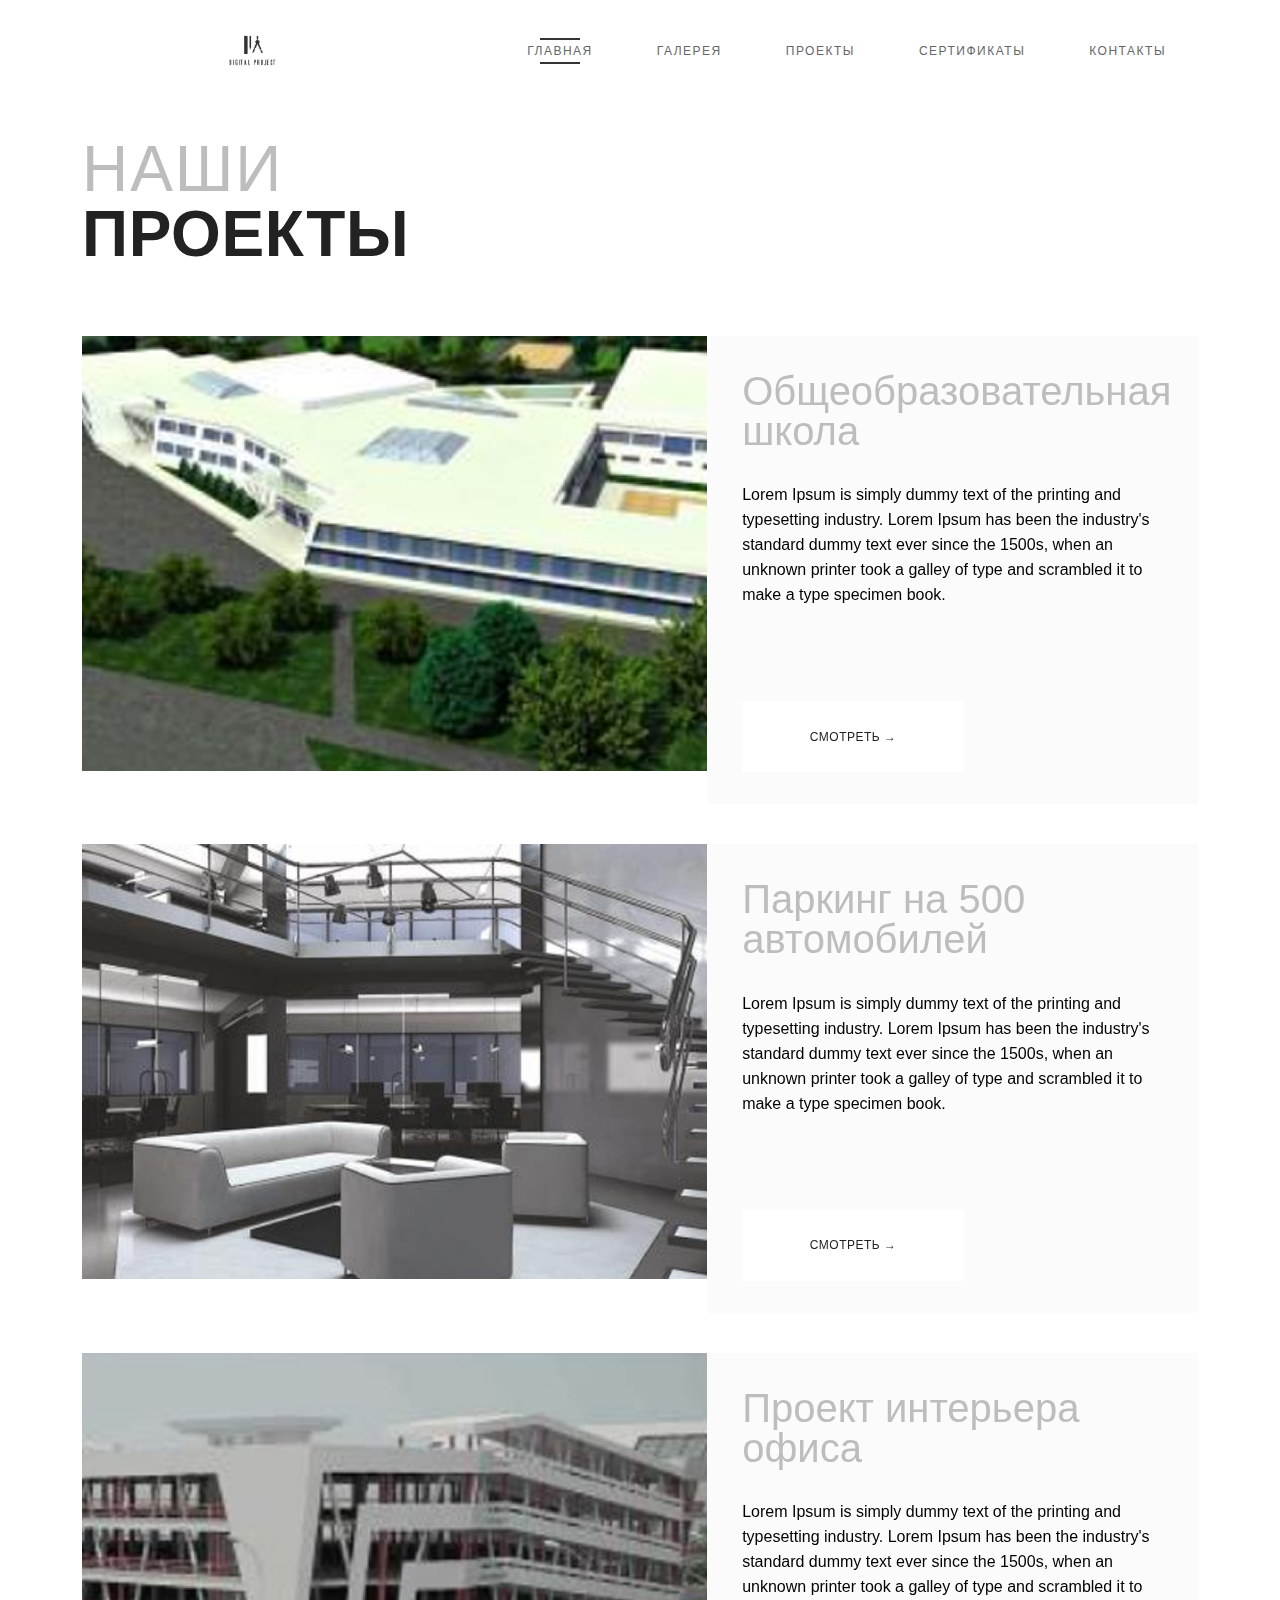
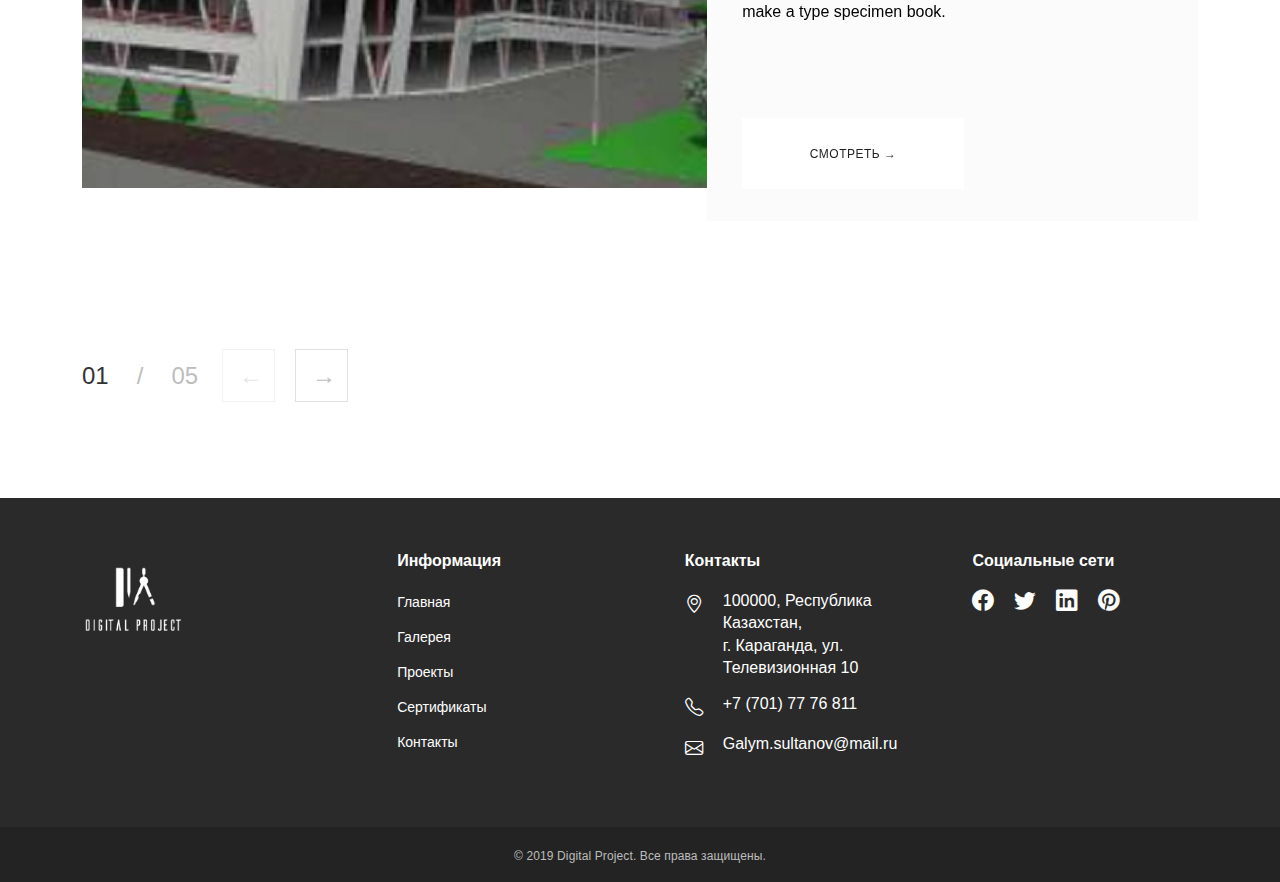
<file: projects/projects.html>
<!DOCTYPE html>
<html lang="en">

<head>
  <meta charset="UTF-8">
  <title>Наши проекты | Digital Project</title>
  <meta name="viewport" content="width=device-width, initial-scale=1">
  <!-- Bootstrap CSS -->
  <link href="https://cdn.jsdelivr.net/npm/bootstrap@5.3.0/dist/css/bootstrap.min.css" rel="stylesheet">
  <link rel="stylesheet" href="/style.css">
  <link rel="stylesheet" href="/projects/projects.css">
</head>

<body>
  <!-- Navigation -->
  <nav class="navbar navbar-expand-lg fixed-top" style="background: white; padding: 6px 0; height: 102px;">
    <div class="container">
      <a class="navbar-brand" href="/home/index.html" style="font-weight: 400; font-size: 12px; color: #333;">
        <img src="/images/logo.png" alt="Logo" style="width: 70px; height: 43.71px; margin-left: 135px;"
          onerror="this.style.display='none'; this.nextElementSibling.style.display='block';">
      </a>
      <!-- Toggler button for mobile view -->
      <button class="navbar-toggler" type="button" data-bs-toggle="collapse" data-bs-target="#navbarNav"
        aria-controls="navbarNav" aria-expanded="false" aria-label="Toggle navigation">
        <span class="navbar-toggler-icon"></span>
      </button>
      <!-- Collapsible nav links -->
      <div class="collapse navbar-collapse" id="navbarNav">
        <ul class="navbar-nav ms-auto navbar-nav-scroll" style="--bs-scroll-height: 200px;">
          <li class="nav-item"><a class="nav-link nav-link-home active" href="/home/index.html">Главная</a></li>
          <li class="nav-item"><a class="nav-link" href="/gallery/gallery.html">Галерея</a></li>
          <li class="nav-item"><a class="nav-link" href="/projects/projects.html">Проекты</a></li>
          <li class="nav-item"><a class="nav-link" href="/certificates/certificates.html">Сертификаты</a></li>
          <li class="nav-item"><a class="nav-link" href="/contact/contact.html">Контакты</a></li>
        </ul>
      </div>
    </div>
  </nav>


  <!-- Main Title -->
  <div class="container">
    <h1 class="projects-title mb-6 py-5" style="margin-top: 8%; margin-bottom: 2%;">
      НАШИ <strong>ПРОЕКТЫ</strong>
    </h1>

    <!-- Bootstrap Carousel with Fade Effect -->
    <div id="projectsCarousel" class="carousel slide carousel-fade projects-carousel" data-bs-ride="false">
      <div class="carousel-inner">

        <!-- Slide 1 (3 projects) -->
        <div class="carousel-item active">
          <!-- Project 1 -->
          <div class="project-row">
            <div class="project-img-col">
              <img src="/images/project1.jpg" class="project-img" alt="Общеобразовательная школа">
            </div>
            <div class="project-desc-col">
              <h3>Общеобразовательная школа</h3>
              <p>Lorem Ipsum is simply dummy text of the printing and typesetting industry. Lorem Ipsum has been the
                industry's standard dummy text ever since the 1500s, when an unknown printer took a galley of type and
                scrambled it to make a type specimen book.</p>
              <button class="project-btn">Смотреть &rarr;</button>
            </div>
          </div>
          <!-- Project 2 -->
          <div class="project-row">
            <div class="project-img-col">
              <img src="/images/project2.jpg" class="project-img" alt="Паркинг на 500 автомобилей">
            </div>
            <div class="project-desc-col">
              <h3>Паркинг на 500 автомобилей</h3>
              <p>Lorem Ipsum is simply dummy text of the printing and typesetting industry. Lorem Ipsum has been the
                industry's standard dummy text ever since the 1500s, when an unknown printer took a galley of type and
                scrambled it to make a type specimen book.</p>
              <button class="project-btn">Смотреть &rarr;</button>
            </div>
          </div>
          <!-- Project 3 -->
          <div class="project-row">
            <div class="project-img-col">
              <img src="/images/project3.jpg" class="project-img" alt="Проект интерьера офиса">
            </div>
            <div class="project-desc-col">
              <h3>Проект интерьера офиса</h3>
              <p>Lorem Ipsum is simply dummy text of the printing and typesetting industry. Lorem Ipsum has been the
                industry's standard dummy text ever since the 1500s, when an unknown printer took a galley of type and
                scrambled it to make a type specimen book.</p>
              <button class="project-btn">Смотреть &rarr;</button>
            </div>
          </div>
        </div>

        <!-- Slide 2 (3 more projects) -->
        <div class="carousel-item">
          <!-- Project 4 -->
          <div class="project-row">
            <div class="project-img-col">
              <img src="/images/project4.jpeg" class="project-img" alt="Торговый центр"
                onerror="this.src='images/project1.jpg'">
            </div>
            <div class="project-desc-col">
              <h3>Торговый центр</h3>
              <p>Lorem Ipsum is simply dummy text of the printing and typesetting industry. Lorem Ipsum has been the
                industry's standard dummy text ever since the 1500s, when an unknown printer took a galley of type and
                scrambled it to make a type specimen book.</p>
              <button class="project-btn">Смотреть &rarr;</button>
            </div>
          </div>
          <!-- Project 5 -->
          <div class="project-row">
            <div class="project-img-col">
              <img src="/images/project5.jpeg" class="project-img" alt="Жилой комплекс"
                onerror="this.src='images/project2.jpg'">
            </div>
            <div class="project-desc-col">
              <h3>Жилой комплекс</h3>
              <p>Lorem Ipsum is simply dummy text of the printing and typesetting industry. Lorem Ipsum has been the
                industry's standard dummy text ever since the 1500s, when an unknown printer took a galley of type and
                scrambled it to make a type specimen book.</p>
              <button class="project-btn">Смотреть &rarr;</button>
            </div>
          </div>
          <!-- Project 6 -->
          <div class="project-row">
            <div class="project-img-col">
              <img src="/images/project6.jpeg" class="project-img" alt="Спортивный комплекс"
                onerror="this.src='images/project3.jpg'">
            </div>
            <div class="project-desc-col">
              <h3>Спортивный комплекс</h3>
              <p>Lorem Ipsum is simply dummy text of the printing and typesetting industry. Lorem Ipsum has been the
                industry's standard dummy text ever since the 1500s, when an unknown printer took a galley of type and
                scrambled it to make a type specimen book.</p>
              <button class="project-btn">Смотреть &rarr;</button>
            </div>
          </div>
        </div>

        <!-- Slide 3 (3 more projects) -->
        <div class="carousel-item">
          <!-- Project 7 -->
          <div class="project-row">
            <div class="project-img-col">
              <img src="/images/project7.jpeg" class="project-img" alt="Медицинский центр"
                onerror="this.src='images/project1.jpg'">
            </div>
            <div class="project-desc-col">
              <h3>Медицинский центр</h3>
              <p>Lorem Ipsum is simply dummy text of the printing and typesetting industry. Lorem Ipsum has been the
                industry's standard dummy text ever since the 1500s, when an unknown printer took a galley of type and
                scrambled it to make a type specimen book.</p>
              <button class="project-btn">Смотреть &rarr;</button>
            </div>
          </div>
          <!-- Project 8 -->
          <div class="project-row">
            <div class="project-img-col">
              <img src="/images/project8.jpeg" class="project-img" alt="Офисное здание"
                onerror="this.src='/images/project2.jpg'">
            </div>
            <div class="project-desc-col">
              <h3>Офисное здание</h3>
              <p>Lorem Ipsum is simply dummy text of the printing and typesetting industry. Lorem Ipsum has been the
                industry's standard dummy text ever since the 1500s, when an unknown printer took a galley of type and
                scrambled it to make a type specimen book.</p>
              <button class="project-btn">Смотреть &rarr;</button>
            </div>
          </div>
          <!-- Project 9 -->
          <div class="project-row">
            <div class="project-img-col">
              <img src="/images/project9.jpeg" class="project-img" alt="Культурный центр"
                onerror="this.src='images/project3.jpg'">
            </div>
            <div class="project-desc-col">
              <h3>Культурный центр</h3>
              <p>Lorem Ipsum is simply dummy text of the printing and typesetting industry. Lorem Ipsum has been the
                industry's standard dummy text ever since the 1500s, when an unknown printer took a galley of type and
                scrambled it to make a type specimen book.</p>
              <button class="project-btn">Смотреть &rarr;</button>
            </div>
          </div>
        </div>

        <!-- Add more slides as needed for slides 4 and 5 -->
        <!-- Slide 4 -->
        <div class="carousel-item">
          <div class="project-row">
            <div class="project-img-col">
              <img src="/images/project10.jpeg" class="project-img" alt="Ресторан"
                onerror="this.src='images/project1.jpg'">
            </div>
            <div class="project-desc-col">
              <h3>Ресторан</h3>
              <p>Lorem Ipsum is simply dummy text of the printing and typesetting industry. Lorem Ipsum has been the
                industry's standard dummy text ever since the 1500s.</p>
              <button class="project-btn">Смотреть &rarr;</button>
            </div>
          </div>
          <div class="project-row">
            <div class="project-img-col">
              <img src="/images/project11.jpeg" class="project-img" alt="Банк" onerror="this.src='images/project2.jpg'">
            </div>
            <div class="project-desc-col">
              <h3>Банк</h3>
              <p>Lorem Ipsum is simply dummy text of the printing and typesetting industry. Lorem Ipsum has been the
                industry's standard dummy text ever since the 1500s.</p>
              <button class="project-btn">Смотреть &rarr;</button>
            </div>
          </div>
          <div class="project-row">
            <div class="project-img-col">
              <img src="/images/project12.jpeg" class="project-img" alt="Гостиница"
                onerror="this.src='images/project3.jpg'">
            </div>
            <div class="project-desc-col">
              <h3>Гостиница</h3>
              <p>Lorem Ipsum is simply dummy text of the printing and typesetting industry. Lorem Ipsum has been the
                industry's standard dummy text ever since the 1500s.</p>
              <button class="project-btn">Смотреть &rarr;</button>
            </div>
          </div>
        </div>

        <!-- Slide 5 -->
        <div class="carousel-item">
          <div class="project-row">
            <div class="project-img-col">
              <img src="/images/project13.jpeg" class="project-img" alt="Выставочный зал"
                onerror="this.src='images/project1.jpg'">
            </div>
            <div class="project-desc-col">
              <h3>Выставочный зал</h3>
              <p>Lorem Ipsum is simply dummy text of the printing and typesetting industry. Lorem Ipsum has been the
                industry's standard dummy text ever since the 1500s.</p>
              <button class="project-btn">Смотреть &rarr;</button>
            </div>
          </div>
          <div class="project-row">
            <div class="project-img-col">
              <img src="/images/project14.jpeg" class="project-img" alt="Конгресс-холл"
                onerror="this.src='images/project2.jpg'">
            </div>
            <div class="project-desc-col">
              <h3>Конгресс-холл</h3>
              <p>Lorem Ipsum is simply dummy text of the printing and typesetting industry. Lorem Ipsum has been the
                industry's standard dummy text ever since the 1500s.</p>
              <button class="project-btn">Смотреть &rarr;</button>
            </div>
          </div>
          <div class="project-row">
            <div class="project-img-col">
              <img src="/images/project15.jpeg" class="project-img" alt="Бизнес-центр"
                onerror="this.src='images/project3.jpg'">
            </div>
            <div class="project-desc-col">
              <h3>Бизнес-центр</h3>
              <p>Lorem Ipsum is simply dummy text of the printing and typesetting industry. Lorem Ipsum has been the
                industry's standard dummy text ever since the 1500s.</p>
              <button class="project-btn">Смотреть &rarr;</button>
            </div>
          </div>
        </div>
      </div>
    </div>

    <!-- Custom Pagination (now functional) -->
    <div class="pagination-custom mb-5 py-5">
      <span class="active-page" style="margin-right: 20px; color: #333333;" id="currentPage">01</span>
      <span>/</span>
      <span style="margin-left: 20px; margin-right: 10px;">05</span>
      <button class="btn btn-outline-secondary btn-sm" id="prevBtn">&larr;</button>
      <button class="btn btn-outline-secondary btn-sm" id="nextBtn">&rarr;</button>
    </div>
  </div>

  <!-- Footer -->
  <footer class="custom-footer">
    <div class="footer-container">
      <!-- Logo -->
      <div class="footer-col logo-col">
        <a href="/home/index.html" style="display: inline-block;">
          <img src="/images/logo-removebg-preview.png" alt="Digital Project" class="footer-logo">
        </a>
      </div>
      <!-- Info Links -->
      <div class="footer-col">
        <div class="footer-heading">Информация</div>
        <ul class="footer-links">
          <li><a href="/home/index.html">Главная</a></li>
          <li><a href="/gallery/gallery.html">Галерея</a></li>
          <li><a href="/projects/projects.html">Проекты</a></li>
          <li><a href="/certificates/certificates.html">Сертификаты</a></li>
          <li><a href="/contact/contact.html">Контакты</a></li>
        </ul>
      </div>
      <!-- Contacts -->
      <div class="footer-col">
        <div class="footer-heading">Контакты</div>
        <ul class="footer-contact">
          <li><i class="bi bi-geo-alt"></i> 100000, Республика Казахстан,<br>г. Караганда, ул. Телевизионная 10</li>
          <li><i class="bi bi-telephone"></i> +7 (701) 77 76 811</li>
          <li><i class="bi bi-envelope"></i> Galym.sultanov@mail.ru</li>
        </ul>
      </div>
      <!-- Social -->
      <div class="footer-col">
        <div class="footer-heading">Социальные сети</div>
        <div class="footer-social">
          <a href="#"><i class="bi bi-facebook"></i></a>
          <a href="#"><i class="bi bi-twitter"></i></a>
          <a href="#"><i class="bi bi-linkedin"></i></a>
          <a href="#"><i class="bi bi-pinterest"></i></a>
        </div>
      </div>
    </div>
    <div class="footer-bottom">
      &copy; 2019 Digital Project. Все права защищены.
    </div>
  </footer>

  <!-- Bootstrap Icons CDN -->
  <link rel="stylesheet" href="https://cdn.jsdelivr.net/npm/bootstrap-icons@1.11.3/font/bootstrap-icons.min.css">

  <!-- Bootstrap JS -->
  <script src="https://cdn.jsdelivr.net/npm/bootstrap@5.3.0/dist/js/bootstrap.bundle.min.js"></script>

  
  <script src = "projects.js"></script>
</body>

</html>
</file>
<file: style.css>
body {
    overflow-x: hidden; /* THE final enforcement */
    width: 100%; /* Ensures the containers start at the correct width */
}
body {
    font-family: 'TT Hoves', Arial, sans-serif;
    background: white;
    color: #222;
    margin: 0;
    padding: 0;
    height: 100%;
}

* {
    margin: 0;
    padding: 0;

}

body {
    font-family: 'TT Hoves', Arial, sans-serif;
    color: #333;
    background-color: white;
    margin: 0;
    padding: 0;
}

.navbar {
    background: white;
    padding: 6px 0;
    width: 100%;
    /* Make it fluid */
    height: 102px;
}

.navbar-brand {
    font-weight: 400;
    font-size: 12px;
    color: #333 !important;
}

.navbar-nav .nav-link {
    color: #666 !important;
    font-weight: 400;
    margin: 0 24px;
    text-transform: uppercase;
    font-size: 12px;
    letter-spacing: 1.5px;
    border-top: #222;
    border-bottom: 2px;
}

.navbar-nav .nav-link:hover {
    color: #333 !important;
}

.nav-link-home.active {
    position: relative;
    color: #333;
    font-weight: 400;
    letter-spacing: 1.5px;
    display: inline-block;
    padding: 4px 0;
}

.nav-link-home.active::before,
.nav-link-home.active::after {
    content: '';
    display: block;
    height: 2px;
    width: 60%;
    background: #333;
    margin: 0 auto;
    border-radius: 0px;
}

.nav-link-home.active::before {
    margin-bottom: 2px;
}

.nav-link-home.active::after {
    margin-top: 2px;
}



/* Footer */
.custom-footer {
    background: #2a2a2a;
    color: #fff;
    padding: 0;
    margin: 0;
    font-family: 'Segoe UI', Arial, sans-serif;
}

.footer-container {
    display: flex;
    justify-content: space-between;
    align-items: flex-start;
    padding: 55px 60px 30px 60px;
    max-width: 1400px;
    margin: 0 auto;
    gap: 40px;
}

.footer-col {
    flex: 1;
    min-width: 190px;
}

.logo-col {
    flex: 1.2;
    min-width: 220px;
    display: flex;
    flex-direction: column;
    align-items: flex-start;
}

.footer-logo {
    width: 145px;
    height: 95px;
    margin-bottom: 12px;
    filter: brightness(0) invert(1);
}

.footer-heading {
    font-weight: 700;
    font-size: 16px;
    line-height: 100%;
    margin-bottom: 16px;
    letter-spacing: 0px;
}

.footer-links,
.footer-contact {
    list-style: none;
    padding: 5px 0;
    margin: 0;
}

.footer-links li,
.footer-contact li {
    margin-bottom: 11px;
    font-size: 14px;
    font-weight: 500;
    line-height: 24px;
    letter-spacing: 3%;
}

.footer-links li a {
    color: #fff;
    text-decoration: none;
    transition: text-decoration 0.2s;
}

.footer-links li a:hover {
    text-decoration: underline;
}

.footer-contact li {
    display: flex;
    align-items: flex-start;
    gap: 12px;
    color: #fff;
    font-size: 1rem;
    margin-bottom: 13px;
    line-height: 1.4;
}

.footer-contact li i {
    font-size: 1.15em;
    margin-right: 8px;
    margin-top: 2px;
}

.footer-social {
    display: flex;
    gap: 20px;
    margin-top: 6px;
}

.footer-social a {
    color: #fff;
    font-size: 1.35rem;
    transition: color 0.2s;
}

.footer-social a:hover {
    color: #bdbdbd;
}

.footer-bottom {
    background: #232323;
    color: #bdbdbd;
    text-align: center;
    font-size: 12px;
    padding: 18px 0 15px 0;
    margin-top: 18px;
    line-height: 22px;
    letter-spacing: 0px;
    letter-spacing: 0.01em;
}

/* Responsive*/
@media (max-width: 1100px) {
    .footer-container {
        flex-wrap: wrap;
        gap: 24px;
        padding: 40px 18px 18px 18px;
    }

    .logo-col {
        min-width: 150px;
    }
}

@media (max-width: 700px) {
    .footer-container {
        flex-direction: column;
        align-items: flex-start;
        gap: 22px;
        padding: 30px 8vw 10px 8vw;
    }

    .footer-col,
    .logo-col {
        min-width: 0;
        width: 100%;
        margin-bottom: 16px;
    }

    .footer-social {
        margin-bottom: 12px;
    }
}
</file>
<file: index.css>
/* GLOBAL FIX: This forcefully hides any horizontal overflow across all devices */
html,
body {
    overflow-x: hidden !important;
    width: 100%;
    font-size: 16px;
}

/* Hero Section */
.hero-section {
    background: white;
    padding: 80px 0;
}

/* Text Scaling: Fluid sizes based on clamp() */
.project-title {
    color: #bdbdbd;
    font-size: clamp(1.75rem, 5vw, 64px);
    font-weight: 300;
    margin-bottom: 0;
    letter-spacing: 2px;
    margin-top: 10px;
}

.project-name {
    color: #222;
    font-size: clamp(2.5rem, 8vw, 64px);
    font-weight: 700;
    margin-bottom: 40px;
    letter-spacing: 20%;
}

.custom-controls {
    display: flex;
    align-items: center;
    gap: 12px;
    margin-bottom: 18px;
    margin-top: 18px;
}

.arrow-btn {
    width: 34px;
    height: 34px;
    border: 1px solid #e0e0e0;
    background: #fff;
    color: #888;
    border-radius: 0;
    font-size: 1.2rem;
    display: flex;
    align-items: center;
    justify-content: center;
    cursor: pointer;
    transition: background 0.2s, color 0.2s, border 0.2s;
}

.arrow-btn:disabled {
    opacity: 0.5;
    cursor: not-allowed;
}

.arrow-btn:hover:not(:disabled) {
    background: #f5f5f5;
    color: #222;
    border-color: #bdbdbd;
}

.custom-pagination {
    font-size: clamp(1rem, 3vw, 24px);
    color: gray;
    letter-spacing: 0;
    margin-bottom: 1.5em;
    line-height: 1.5em;
}

.custom-pagination .current {
    color: gray;
    font-weight: 400;
}

.carousel-fade .carousel-item {
    opacity: 0;
    transition: opacity 0.7s ease-in-out;
    position: relative;
}

.carousel-fade .carousel-item.active {
    opacity: 1;
    transition: opacity 0.7s ease-in-out;
}

.carousel-inner {
    /* Image Scaling: Fluid container for carousel images */
    width: 100%;
    max-width: 770px;
    height: auto;
    aspect-ratio: 770 / 829;
    position: relative;
    margin: 0 auto;
    background: #fff;
    overflow: hidden;
    box-sizing: border-box;
}

.building-image {
    width: 100%;
    height: 100%;
    object-fit: cover;
    border-radius: 0;
    box-shadow: 0 2px 12px rgba(0, 0, 0, 0.04);
    background: #f7f7f7;
    display: block;
    box-sizing: border-box;
}

/* Hide Bootstrap's default controls */
.carousel-control-prev,
.carousel-control-next,
.carousel-indicators {
    display: none !important;
}

/* CAROUSEL BUTTON FIX FOR ALL SCREENS                        */

.carousel-btn-on-image {
    position: sticky;
    width: clamp(150px, 30vw, 221.81px);
    height: clamp(60px, 8vw, 71px);
    left: 0;
    bottom: 0;
    padding: 12px 28px 12px 18px;
    font-size: clamp(0.9rem, 2vw, 1.05rem);
    background: #fff;
    color: #222;
    border: none;
    border-radius: 0px;
    font-weight: 500;
    letter-spacing: 0.08em;
    cursor: pointer;
    box-shadow: 0 2px 12px rgba(0, 0, 0, 0.04);
    transition: background 0.2s, color 0.2s, border 0.2s;
    z-index: 10;
    opacity: 1;
}

.carousel-btn-on-image:hover {
    background: #f5f5f5;
    color: #111;
    opacity: 1;
}


/* About Section */
.about-section {
    padding: 80px 0;
}

.about-title {
    color: gray;
    font-size: clamp(2rem, 5vw, 64px);
    font-weight: 300;
    margin-bottom: 5px;
    line-height: 1.2em;
}

.about-text {
    color: #000000;
    line-height: 25px;
    font-size: clamp(0.875rem, 2.5vw, 16px);
    margin-bottom: 30px;
}

.about-images {
    display: grid;
    grid-template-columns: 1fr 1fr;
    grid-template-rows: 1fr 1fr;
    gap: 10px;
    height: auto;
    aspect-ratio: 300 / 300;
    max-height: 300px;
}

.about-img {
    width: 100%;
    height: 100%;
    object-fit: cover;
    border-radius: 0px;
}

.about-img:nth-child(3) {
    grid-row: span 2;
}

/* Tasks Section */
.tasks-section {
    padding: 0px 0;
    background: white;
}

.tasks-title {
    color: gray;
    font-size: clamp(2rem, 5vw, 64px);
    font-weight: 300;
    margin-bottom: 50px;
    letter-spacing: 0%;
}

.tasks-row {
    display: flex;
    gap: 60px;
    justify-content: center;
}

.task-item {
    font-weight: 400;
    color: #333333;
    font-size: clamp(1rem, 3vw, 22px);
    background: none;
    border-radius: 8px;
    position: relative;
    flex: 1 1 0;
    min-width: 220px;
    padding-left: 70px;
    display: flex;
    align-items: flex-start;
    min-height: 120px;
    overflow: hidden;
    word-break: break-word;
}

.task-item::before {
    content: attr(data-num);
    position: absolute;
    left: 0;
    top: 0;
    font-size: clamp(3rem, 15vw, 200px);
    font-weight: 900;
    color: #ededed;
    z-index: 0;
    line-height: 1;
    user-select: none;
    font-family: SF Pro Display, sans-serif;
}

.task-item p {
    color: #333333;
    font-size: clamp(1rem, 3vw, 22px);
    line-height: 36px;
    margin: 0;
    position: relative;
    z-index: 1;
    font-weight: 400;
    word-break: break-word;
}

.task-arrow {
    position: absolute;
    right: 30px;
    top: 50%;
    transform: translateY(-50%);
    color: #999;
}

/* Projects Section */
.projects-section {
    padding: 60px 0;
    background: #fff;
}

.projects-title {
    font-size: clamp(2rem, 5vw, 64px);
    color: gray;
    font-weight: 300;
    margin-bottom: 2.5rem;
    letter-spacing: 0%;
    line-height: 1.2em;
}

.project-card {
    position: relative;
    margin-bottom: 24px;
    border-radius: 0px;
    overflow: hidden;
    background: #f7f7f7;
    box-shadow: 0 2px 12px rgba(0, 0, 0, 0.04);
    height: auto;
    aspect-ratio: 340 / 340;
    max-height: 340px;
    display: flex;
    align-items: stretch;
    max-width: 100%;
    box-sizing: border-box;
}

.project-img {
    width: 100%;
    height: 100%;
    object-fit: cover;
    display: block;
}

.project-overlay {
    position: absolute;
    left: 0;
    bottom: 0;
    right: 0;
    top: 0;
    background: rgba(34, 34, 34, 0.82);
    color: #fff;
    display: flex;
    flex-direction: column;
    justify-content: flex-end;
    padding: 2.5rem 2rem 2rem 2.5rem;
}

.project-overlay h5 {
    font-size: clamp(2rem, 5vw, 64px);
    font-weight: 700;
    margin: 0;
    line-height: 1.2em;
    letter-spacing: 0%;
    word-break: break-word;
}

.view-all-projects {
    display: flex;
    justify-content: flex-end;
    margin-top: 20px;
}

.btn-view-all {
    background: #222;
    color: #fff;
    border: none;
    border-radius: 0;
    font-size: clamp(0.6rem, 2vw, 12px);
    line-height: 12px;
    letter-spacing: 0.2em;
    padding: 0.8em 2.5em;
    text-transform: uppercase;
    font-weight: 400;
    transition: background 0.2s;
}

.btn-view-all:hover {
    background: #444;
    color: #fff;
}

/* Contact Section (Footer structure) */
.contact-section {
    padding: 40px 0 0 0;
    margin-bottom: 0;
}

.contact-heading {
    font-size: clamp(2rem, 5vw, 64px);
    font-weight: 300;
    color: #bdbdbd;
    margin-bottom: 32px;
    line-height: 1.2em;
    letter-spacing: 0;
}

.contact-form {
    max-width: 440px;
    margin-bottom: 0;
}

.contact-form input,
.contact-form textarea {
    background: #f5f5f5;
    border: none;
    border-radius: 0;
    font-size: clamp(0.9rem, 2.5vw, 1.08rem);
    color: #222;
    margin-bottom: 0;
    padding: 16px 18px;
    width: 100%;
    resize: none;
    box-shadow: none;
    outline: none;
}

.contact-form textarea {
    min-height: 90px;
    max-height: 200px;
}

.contact-form .form-check {
    display: flex;
    align-items: flex-start;
    min-height: 1.5rem;
}

.form-check-input[type=checkbox] {
    height: 20px;
    width: 10px;
    padding: 20px;
    margin: 0px;
    margin-right: 20px;
}

.policy-text {
    font-size: clamp(0.75rem, 2vw, 14px);
    color: #222;
    margin: 0 0 24px 0;
}

.contact-form .btn-submit {
    background: #222;
    color: #fff;
    border: none;
    border-radius: 0;
    font-size: clamp(0.6rem, 2vw, 12px);
    font-weight: 400;
    line-height: 12px;
    letter-spacing: 0.2em;
    padding: 24px 40px;
    text-transform: uppercase;
    margin-top: 12px;
    transition: background 0.2s;
}

.contact-image {
    width: 100%;
    max-width: 749px;
    height: auto;
    aspect-ratio: 749 / 369;
    max-height: 369px;
    object-fit: cover;
    border-radius: 0;
    display: block;

}

/* MEDIA QUERIES FOR STRUCTURE/LAYOUT ADJUSTMENTS           */

@media (max-width: 991.98px) {
    .project-card {
        height: auto;
        max-height: 220px;
        aspect-ratio: 1 / 0.647;
    }

    .tasks-row {
        flex-direction: column;
        gap: 32px;
        align-items: flex-start;
    }

    .task-item {
        padding-left: 48px;
        min-width: unset;
        width: 100%;
    }

    .contact-image {
        margin-top: 32px;
        height: auto;
        max-height: 250px;
        aspect-ratio: 749 / 250;
    }
}

@media (max-width: 767.98px) {
    .project-card {
        height: auto;
        max-height: 140px;
        aspect-ratio: 1 / 0.647;
    }

    .contact-image {
        margin-top: 32px;
        height: auto;
        max-height: 180px;
        aspect-ratio: 749 / 180;
    }

    .carousel-inner,
    .building-image {
        max-width: 98%;
        width: 100%;
        aspect-ratio: 1 / 1.1;
        max-height: 320px;
    }

    .about-images {
        display: flex;
        flex-direction: column;
        height: auto;
        max-height: unset;
        aspect-ratio: unset;
    }

    .about-img {
        height: 150px;
        margin-bottom: 10px;
    }
}

@media (max-width: 400px) {

    /* For the smallest phones, allow button to fill space */
    .carousel-btn-on-image {
        width: 100%;
        height: auto;
        min-height: 50px;
        font-size: 0.9rem;
    }
}
</file>
<file: certificates/certificates.css>
.cert-title {
    font-size: 4rem;
    font-weight: 300;
    color: #bdbdbd;
    letter-spacing: 0.03em;
    margin-bottom: 0.1em;
    margin-top: 8rem;
    line-height: 1.1;
}

.cert-title strong {
    color: #222;
    font-weight: 900;
    display: block;
    margin-top: 0.005em;
    letter-spacing: 0.01em;
}

/* Carousel Styles */
.certificates-carousel {
    margin-top: 3.5rem;
    margin-bottom: 3.5rem;
}

.carousel-item {
    transition: opacity 0.8s ease-in-out;
}

.carousel-fade .carousel-item {
    opacity: 0;
}

.carousel-fade .carousel-item.active {
    opacity: 1;
}

.cert-row {
    display: flex;
    justify-content: center;
    align-items: flex-start;
    gap: 3.5rem;
    padding: 0 15px;
}

.cert-card {
    background: #fff;
    border-radius: 8px;
    box-shadow: 0 4px 18px rgba(0, 0, 0, 0.07);
    padding: 1.2rem 1.2rem 1rem 1.2rem;
    display: flex;
    flex-direction: column;
    align-items: center;
    min-width: 270px;
    min-height: 370px;
    transition: box-shadow 0.2s;
}

.cert-card img {
    width: 350px;
    height: 450px;
    object-fit: cover;
    border-radius: 6px;
    box-shadow: 0 2px 10px rgba(0, 0, 0, 0.07);
    background: #fafafa;
}

/* Custom Carousel Controls */
.cert-pagination {
    display: flex;
    align-items: center;
    gap: 0.5rem;
    font-size: 1.1rem;
    margin-top: 1.7rem;
    margin-bottom: 1.7rem;
    color: #222;
    font-family: inherit;
    justify-content: flex-end;
}

.cert-pagination .cert-page-num {
    font-weight: 600;
    font-size: 1.1rem;
}

.cert-pagination .cert-page-slash {
    color: #bdbdbd;
    margin: 0 0.6rem;
}

.cert-pagination .cert-page-total {
    color: #bdbdbd;
    font-size: 1.1rem;
}

.cert-pagination .cert-page-btn {
    border: none;
    background: #fafafa;
    color: #bdbdbd;
    font-size: 1.1rem;
    width: 36px;
    height: 36px;
    border-radius: 6px;
    transition: background 0.2s, color 0.2s;
    cursor: pointer;
    margin-left: 8px;
    margin-right: 0;
    display: flex;
    align-items: center;
    justify-content: center;
    outline: none;
}

.cert-pagination .cert-page-btn:not(:disabled):hover,
.cert-pagination .cert-page-btn:not(:disabled):focus {
    background: #e0e0e0;
    color: #222;
}

.cert-pagination .cert-page-btn:disabled {
    opacity: 0.5;
    cursor: not-allowed;
}

/* Hide default carousel controls */
.carousel-control-prev,
.carousel-control-next {
    display: none;
}



/* Responsive */
@media (max-width: 1200px) {
    .cert-row {
        gap: 2rem;
    }

    .cert-card {
        min-width: 210px;
    }
}

@media (max-width: 991.98px) {
    .cert-title {
        font-size: 2rem;
    }

    .cert-row {
        flex-direction: column;
        align-items: center;
        gap: 1.5rem;
    }

    .cert-card {
        min-width: 180px;
        min-height: 220px;
    }

    footer .container {
        flex-direction: column;
        gap: 1.2rem;
        text-align: left;
    }
}

@media (max-width: 767.98px) {
    .cert-title {
        font-size: 1.5rem;
    }

    .cert-card img {
        width: 140px;
        height: 180px;
    }
}
</file>
<file: gallery/gallery.css>
.gallery-title {
    font-size: 64px;
    font-weight: 300;
    letter-spacing: 0.03em;
    line-height: 64px;
    margin-bottom: 0%;
    text-align: left;
    margin-left: 40px;
}

.gallery-title-light {
    color: #bdbdbd;
    font-weight: 300;
    margin-left: 40px;
}

.gallery-title-bold {
    color: #222;
    font-weight: 700;
    letter-spacing: 0.01em;
    margin-left: 38px
}

.gallery-carousel {
    position: relative;
    margin-bottom: 2.5rem;
}

.gallery-grid {
    display: grid;
    grid-template-columns: repeat(5, 210px);
    grid-template-rows: repeat(2, 260px);
    gap: 28px;
    justify-content: center;
    padding-left: 20px;
}

.gallery-item,
.gallery-desc {
    width: 210px;
    height: 260px;
    background: #f5f5f5;
    border-radius: 0px;
    overflow: hidden;
    display: flex;
    flex-direction: column;
    align-items: flex-start;
    justify-content: flex-end;
    position: relative;
}

.gallery-item img,
.gallery-desc img {
    width: 100%;
    height: 100%;
    object-fit: cover;
    border-radius: 0px 0px 0 0;
    display: block;
}

.gallery-desc-text {
    font-size: 1rem;
    color: #222;
    line-height: 1.4;
    padding: 18px;
    padding-bottom: 22px;
    font-weight: 400;
}

.carousel-fade .carousel-item {
    opacity: 0;
    transition: opacity 0.6s ease-in-out;
}

.carousel-fade .carousel-item.active {
    opacity: 1;
}

.carousel-control-prev,
.carousel-control-next {
    display: none;
}

.gallery-pagination {
    font-size: 24px;
    color: #bdbdbd;
    gap: 0.5rem;
    margin-top: 2.5rem;
    margin-bottom: 1.5rem;
    display: flex;
    align-items: center;
    user-select: none;
    position: relative;
    margin-left: 40px;
}

.gallery-page-num {
    color: #222;
    font-weight: 500;
    font-size: 1.2rem;
    margin-left: 40px;
}

.gallery-page-total,
.gallery-page-slash {
    font-size: 1.2rem;
}


.gallery-page-btn:hover:not(:disabled) {
    background: #e0e0e0;
    color: #222;
}

.gallery-page-btn:disabled {
    opacity: 0.4;
    cursor: not-allowed;
}

.gallery-page-num {
    color: #222;
    font-weight: 500;
    font-size: 1.2rem;
}

.gallery-page-total {
    font-size: 1.2rem;
}

.gallery-page-slash {
    font-size: 1.2rem;
}

.gallery-page-btn {
    border: none;
    background: #f2f2f2;
    color: #bdbdbd;
    font-size: 1.2rem;
    width: 53px;
    height: 53px;
    border-radius: 0px;
    transition: background 0.2s, color 0.2s;
    cursor: pointer;
    display: flex;
    align-items: center;
    justify-content: center;
    margin-left: 16px;
}




@media (max-width: 1200px) {
    .gallery-grid {
        grid-template-columns: repeat(4, 1fr);
        grid-template-rows: repeat(3, 210px);
    }

    .gallery-item,
    .gallery-desc {
        width: 100%;
        height: 210px;
    }
}

@media (max-width: 900px) {
    .gallery-grid {
        grid-template-columns: repeat(3, 1fr);
        grid-template-rows: repeat(4, 180px);
        gap: 18px;
    }

    .gallery-item,
    .gallery-desc {
        height: 180px;
    }
}

@media (max-width: 700px) {
    .gallery-grid {
        grid-template-columns: repeat(2, 1fr);
        grid-template-rows: repeat(5, 140px);
        gap: 12px;
    }

    .gallery-item,
    .gallery-desc {
        height: 140px;
    }

    .gallery-title {
        font-size: 1.5rem;
    }
}

@media (max-width: 500px) {
    .gallery-grid {
        grid-template-columns: 1fr;
        grid-template-rows: repeat(10, 120px);
    }

    .gallery-item,
    .gallery-desc {
        height: 120px;
    }
}
</file>
<file: projects/projects.css>
/* Main Title - Base Desktop/Large */
.projects-title {
    font-size: 64px;
    font-weight: 300;
    line-height: 64px;
    letter-spacing: 0.03em;
    color: #bdbdbd;
    margin-bottom: 0.1em;
    margin-top: 2rem;
    padding: 100px 0 0 0;
}

.project-title-light {
    color: #bdbdbd;
    font-weight: 300;
    margin-left: 40px;
}

.projects-title strong {
    color: #222;
    font-weight: 700;
    display: block;
    margin-top: 0.005em;
    letter-spacing: 0.01em;
}

/* Carousel Container */
.projects-carousel {
    position: relative;
    margin-bottom: 2.5rem;
}

/* Hide default carousel controls */
.carousel-control-prev,
.carousel-control-next {
    display: none;
}

/* Carousel fade effect */
.carousel-fade .carousel-item {
    opacity: 0;
    transition: opacity 0.6s ease-in-out;
}

.carousel-fade .carousel-item.active {
    opacity: 1;
}

/* Project Card - Base Desktop/Large */
.project-row {
    margin-bottom: 2.5rem;
    display: flex;
    flex-wrap: wrap;
    align-items: stretch;
}

.project-img-col {
    flex: 0 0 56%;
    max-width: 56%;
    display: flex;
    align-items: stretch;
}

.project-img {
    width: 100%;
    height: 435px;
    object-fit: cover;
    border-radius: 0;
    display: block;
}

.project-desc-col {
    flex: 1 1 44%;
    max-width: 44%;
    background: #fbfbfb;
    border-radius: 0;
    padding: 2.2rem 2rem 2rem 2.2rem;
    display: flex;
    flex-direction: column;
    justify-content: center;
    font-size: 16px;
    line-height: 25px;
}

.project-desc-col h3 {
    font-size: 40px;
    font-weight: 300;
    margin-bottom: 0.7rem;
    color: #bdbdbd;
    line-height: 100%;
    letter-spacing: 0;
}

.project-desc-col p {
    color: #000;
    font-size: 16px;
    margin-bottom: 1.5rem;
    line-height: 25px;
    margin-top: 20px;
}

.project-btn {
    width: 222px;
    height: 71px;
    background: #fff;
    color: #222;
    border: 1px solid white;
    border-radius: 0;
    text-transform: uppercase;
    font-size: 12px;
    line-height: 12px;
    letter-spacing: 0.04em;
    padding: 0.9rem 2.2rem;
    transition: background 0.2s, color 0.2s;
    font-weight: 400;
    box-shadow: none;
    margin-top: 70px;
}

.project-btn:hover {
    background: #222;
    color: #fff;
    border-color: #222;
}

/* Custom Pagination - Base Desktop/Large */
.pagination-custom {
    display: flex;
    align-items: center;
    gap: 0.5rem;
    font-size: 24px;
    margin-top: 2rem;
    margin-bottom: 2rem;
    color: #bdbdbd;
    font-family: inherit;
}

.pagination-custom span {
    color: #bdbdbd;
    font-size: 24px;
}

.pagination-custom .active-page {
    color: #222;
    font-weight: 400;
    font-size: 24px;
}

.pagination-custom .btn {
    width: 52.95px;
    height: 53px;
    border: 1px solid #e0e0e0;
    border-radius: 0;
    background: #fff;
    color: #bdbdbd;
    font-size: 24px;
    padding: 0.2rem 1rem;
    margin-left: 6px;
    margin-right: 6px;
    cursor: pointer;
}

.pagination-custom .btn:hover:not(:disabled) {
    background: #222;
    color: #fff;
}

.pagination-custom .btn:disabled {
    opacity: 0.4;
    cursor: not-allowed;
}

/* === Responsive Styles === */


/* Tablet & Large Mobile (Max 991.98px) */
@media (max-width: 991.98px) {

    /* Change layout from side-by-side to stacked */
    .project-row {
        flex-direction: column;
        margin-bottom: 1.5rem;
    }

    .project-img-col,
    .project-desc-col {
        max-width: 100%;
        flex-basis: 100%;
        min-width: unset;
    }

    .project-img {
        height: 250px;
    }

    .project-desc-col {
        padding: 1.8rem 1.2rem;
    }

    /* Adjust main title for tablets */
    .projects-title {
        font-size: 7vw;
        padding: 60px 20px 0 20px;
    }

    .project-title-light {
        margin-left: 0;
        text-align: center;
    }

    .project-desc-col h3 {
        font-size: 5vw;
    }
}

/* Medium Mobile (Max 767.98px) */
@media (max-width: 767.98px) {
    .project-img {
        height: 180px;
    }

    .project-desc-col {
        padding: 1.5rem 1rem;
    }

    .project-desc-col h3 {
        font-size: 30px;
    }

    /* Pagination Adjustments */
    .pagination-custom {
        justify-content: center;
    }
}


/* === Small Mobile Specific (Max 480px, including 320px) === */
@media (max-width: 480px) {

    /* Main Title Scaling */
    .projects-title {
        font-size: 11vw;
        line-height: 1.1;
        padding: 40px 5px 0 5px;
        text-align: center;
    }

    .project-title-light {
        margin-left: 0;
        text-align: center;
        display: block;
    }

    .projects-title strong {
        text-align: center;
    }

    /* Project Card Scaling */
    .project-img {
        height: 140px;
    }

    .project-desc-col {
        padding: 1rem 0.6rem;
    }

    .project-desc-col h3 {
        font-size: 8vw;
        margin-bottom: 0.5rem;
        line-height: 1.2;
    }

    .project-desc-col p {
        font-size: 15px;
        line-height: 22px;
        margin-top: 10px;
        margin-bottom: 1rem;
    }

    /* Button Scaling and Adjustments */
    .project-btn {
        width: 100%;
        max-width: 200px;
        height: 45px;
        padding: 0.6rem 1rem;
        margin-top: 15px;
        font-size: 10px;
    }

    /* Pagination Adjustments */
    .pagination-custom {
        gap: 0.2rem;
        margin-top: 1rem;
        margin-bottom: 1rem;
    }

    .pagination-custom .btn {
        width: 38px;
        height: 38px;
        font-size: 16px;
        margin-left: 2px;
        margin-right: 2px;
    }

    .pagination-custom span,
    .pagination-custom .active-page {
        font-size: 16px;
    }
}
</file>
